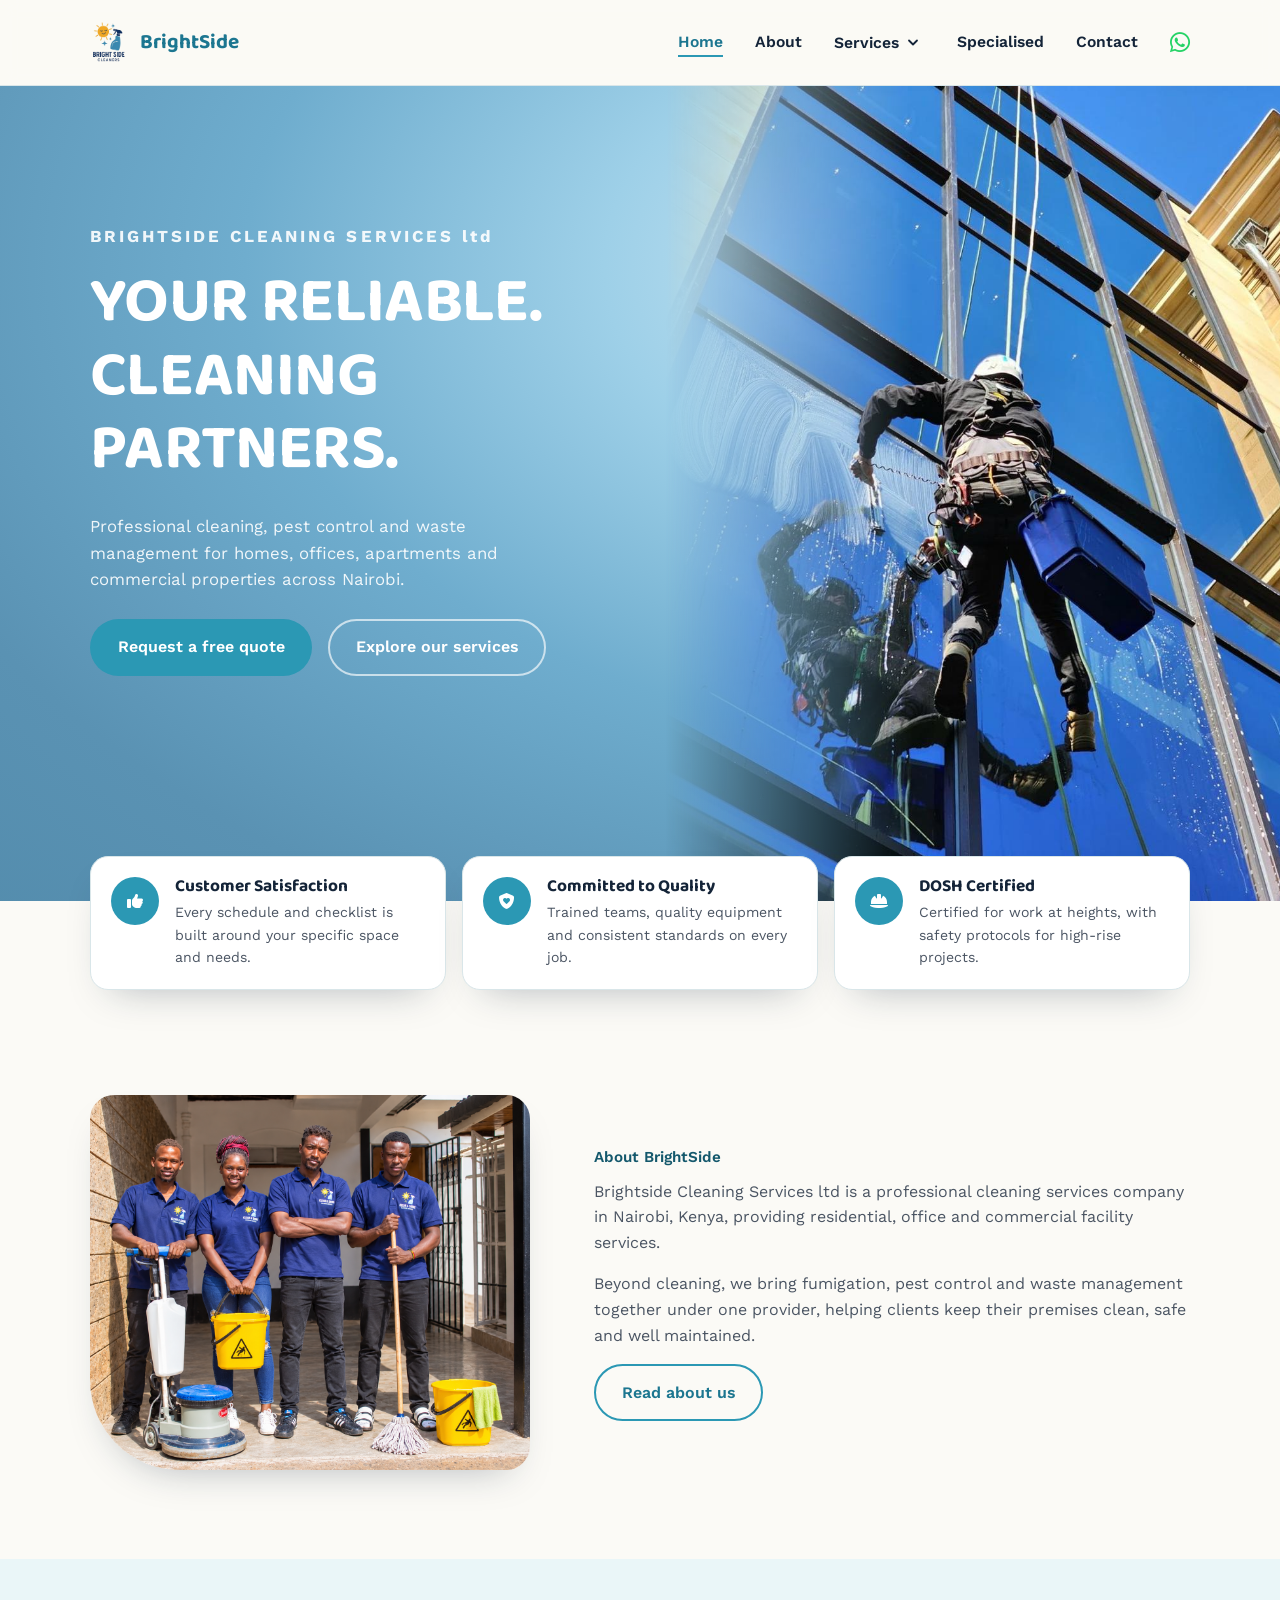
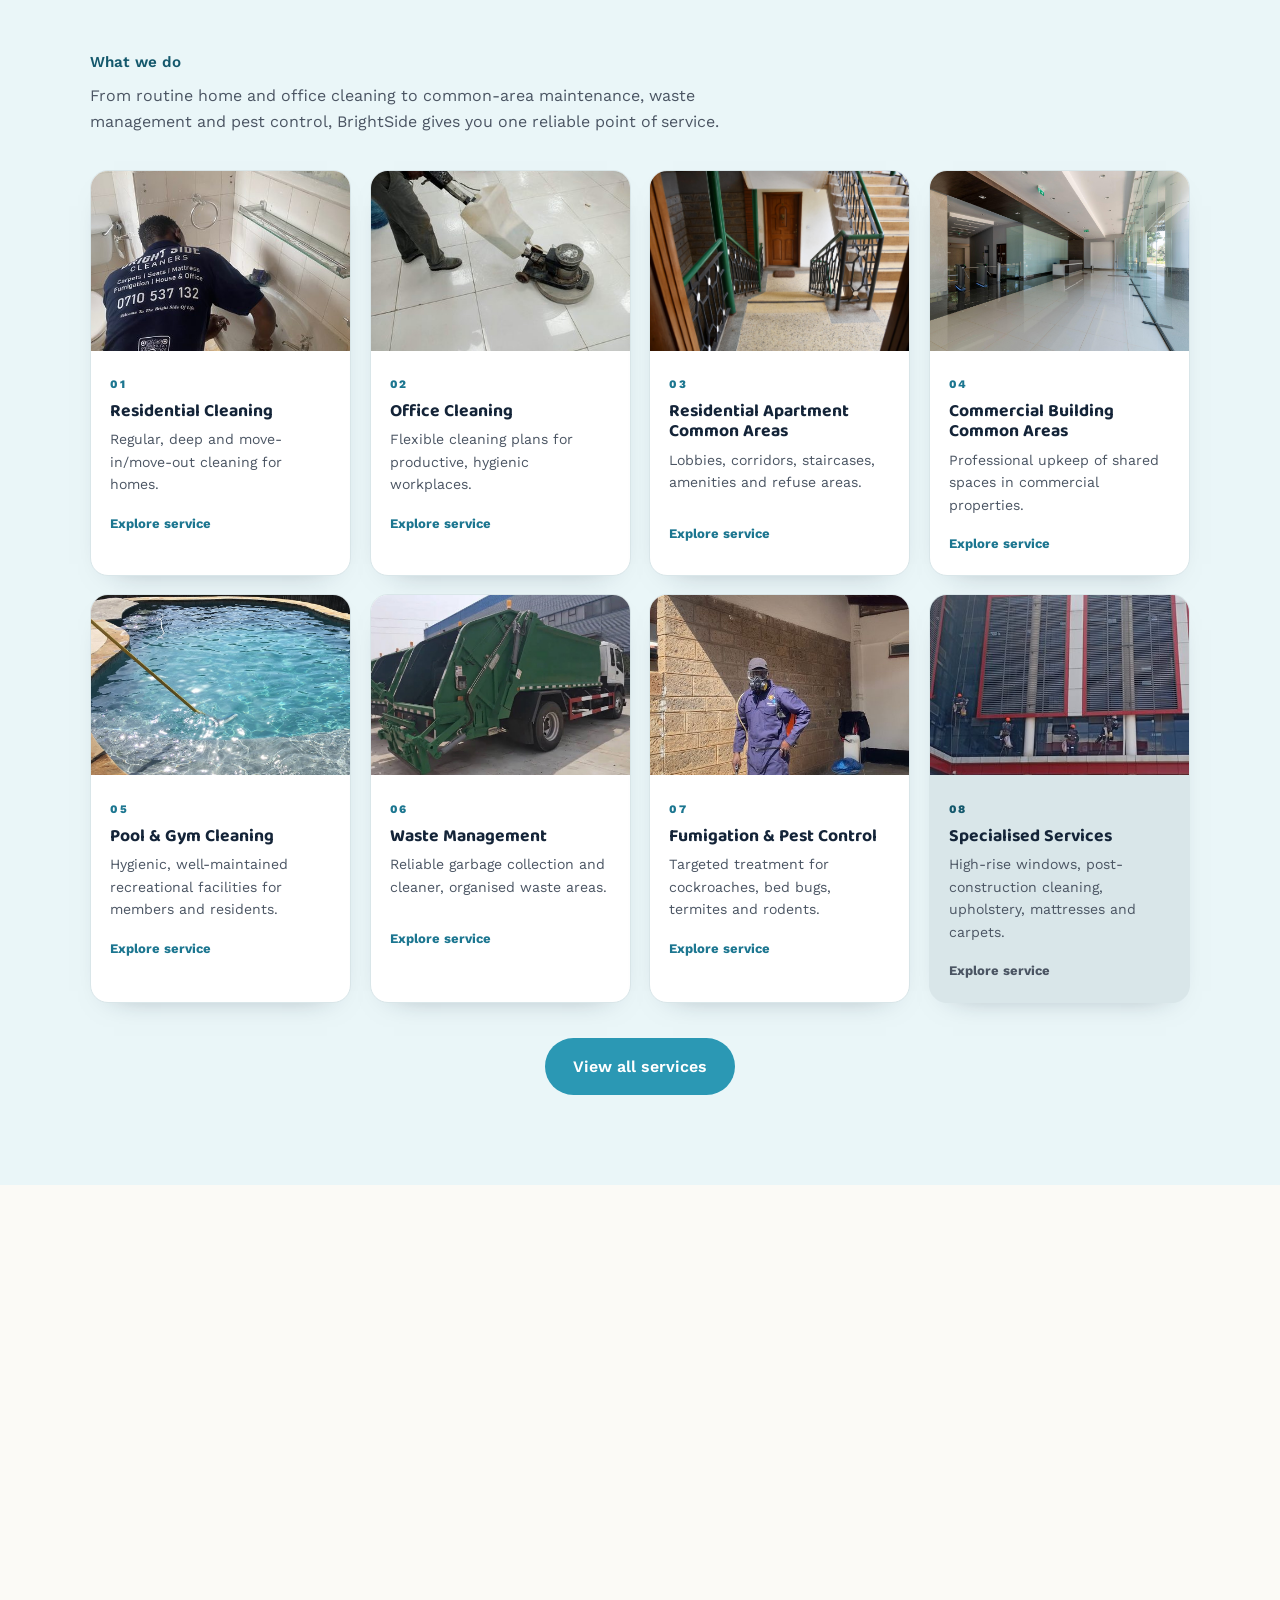
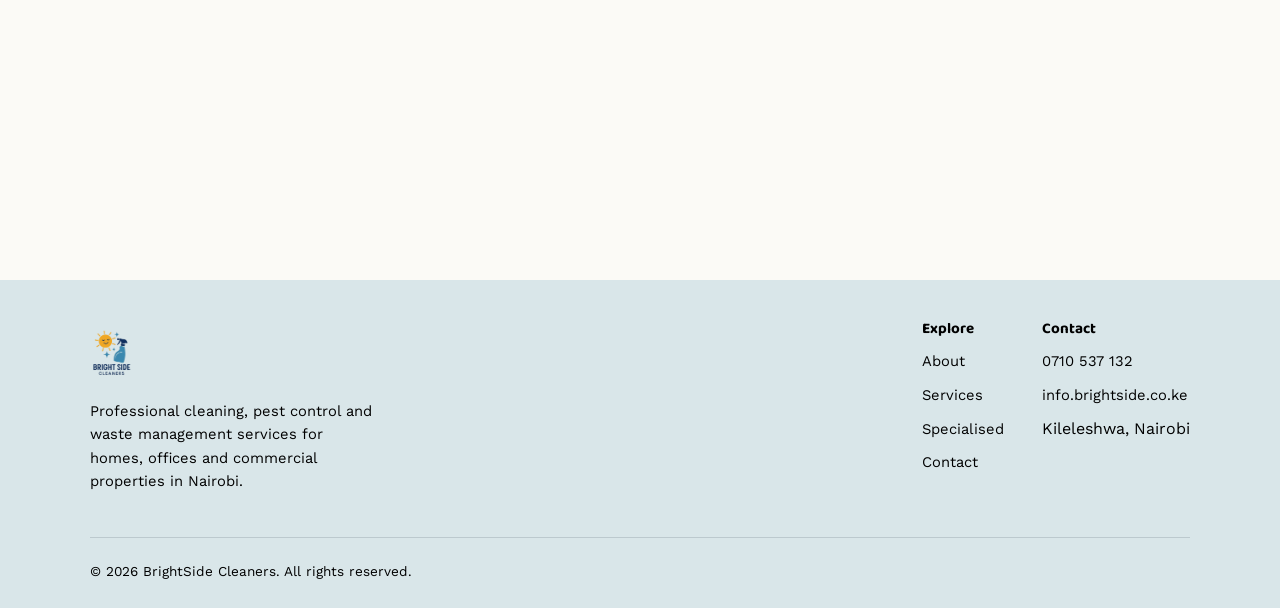
<file: index.html>
<!DOCTYPE html>

<html lang="en">
<head>
<meta content="width=920" name="viewport"/>
<title>BrightSide Cleaners | Professional Cleaning, Pest Control &amp; Waste Management in Nairobi</title><meta content="BrightSide Cleaning Services LTD provides residential, office, apartment common area, commercial building, pool, gym, fumigation, pest control and waste management services in Nairobi." name="description"/><link href="https://brightside.co.ke/" rel="canonical"/>
<link href="images/logo.png" rel="icon"/>
<link href="https://fonts.googleapis.com" rel="preconnect"/><link crossorigin="" href="https://fonts.gstatic.com" rel="preconnect"/>
<link href="https://fonts.googleapis.com/css2?family=Baloo+2:wght@500;600;700;800&amp;family=Work+Sans:wght@400;500;600;700&amp;display=swap" rel="stylesheet"/>
<link href="style.css" rel="stylesheet"/><link href="https://cdnjs.cloudflare.com/ajax/libs/font-awesome/6.5.2/css/all.min.css" rel="stylesheet"/>
<script type="application/ld+json">
{
  "@context": "https://schema.org",
  "@type": "LocalBusiness",
  "@id": "https://brightside.co.ke/#business",
  "name": "BrightSide Cleaning Services LTD",
  "alternateName": "BrightSide Cleaners",
  "url": "https://brightside.co.ke/",
  "telephone": "+254710537132",
  "image": "https://brightside.co.ke/images/logo.png",
  "address": {
    "@type": "PostalAddress",
    "addressLocality": "Kileleshwa",
    "addressRegion": "Nairobi County",
    "addressCountry": "KE"
  },
  "areaServed": {
    "@type": "City",
    "name": "Nairobi"
  },
  "description": "Professional residential, office and commercial cleaning, pest control, fumigation and waste management services in Nairobi, Kenya."
}
</script></head><body>
<header>
<nav class="nav">
<a aria-label="BrightSide Cleaners home" class="brand" href="index.html">
<img alt="BrightSide Cleaners logo" class="brand-mark" src="images/logo.png"/><span>BrightSide</span>
</a>
<button aria-expanded="false" aria-label="Toggle navigation" class="nav-toggle" id="navToggle">
<span></span><span></span><span></span>
</button>
<ul class="nav-links" id="navLinks">
<li><a aria-current="page" href="index.html">Home</a></li>
<li><a href="about.html">About</a></li>
<li class="has-dropdown">
<a class="dropdown-trigger" href="services.html">Services</a>
<button aria-controls="service-dropdown" aria-expanded="false" aria-label="Toggle services menu" class="dropdown-toggle" type="button">
<svg aria-hidden="true" class="chevron" fill="none" height="12" viewbox="0 0 12 12" width="12">
<path d="M2 4.5L6 8.5L10 4.5" stroke="currentColor" stroke-linecap="round" stroke-linejoin="round" stroke-width="1.8"></path>
</svg>
</button>
<ul class="service-dropdown" id="service-dropdown">
<li><a href="services.html#residential">Residential Cleaning</a></li>
<li><a href="services.html#office">Office Cleaning</a></li>
<li><a href="services.html#residential-apartments">Residential Apartment Common Areas</a></li>
<li><a href="services.html#commercial-common-areas">Commercial Building Common Areas</a></li>
<li><a href="services.html#pool-gym">Pool &amp; Gym Cleaning</a></li>
<li><a href="services.html#waste-management">Waste Management</a></li>
<li><a href="services.html#fumigation">Fumigation &amp; Pest Control</a></li>
<li><a href="services.html#specialised">Specialised Services</a></li>
</ul>
</li>
<li><a href="specialised.html">Specialised</a></li>
<li><a href="contact.html">Contact</a></li>
<li class="whatsapp-nav"><a aria-label="Chat with us on WhatsApp" href="https://wa.me/254710537132" rel="noopener noreferrer" target="_blank"><i class="fab fa-whatsapp"></i></a></li>
</ul>
</nav>
</header>
<main id="top">
<section class="hero-full">
<div class="hero-media"></div>
<div class="hero-content"><div class="wrap">
<p class="hero-kicker">BRIGHTSIDE CLEANING SERVICES ltd</p>
<h1>Your reliable.<br/>Cleaning partners.</h1>
<p class="hero-lede">Professional cleaning, pest control and waste management for homes, offices, apartments and commercial properties across Nairobi.</p>
<div class="hero-actions"><a class="btn btn-primary" href="contact.html">Request a free quote</a><a class="btn btn-ghost light" href="services.html">Explore our services</a></div>
</div></div>
<div class="hero-photo"><img alt="BrightSide technician cleaning high-rise glass" src="images/highrise-cleaning.jpg"/></div>
</section>
<section class="promise-strip reveal">
<div class="wrap">
<div class="promise-grid">
<div class="promise-card">
<span class="icon-circle">
<i class="fa-solid fa-thumbs-up"></i>
</span>
<div>
<h3>Customer Satisfaction</h3>
<p>Every schedule and checklist is built around your specific space and needs.</p>
</div>
</div>
<div class="promise-card"><span class="icon-circle"><i class="fa-solid fa-shield-heart"></i></span><div><h3>Committed to Quality</h3><p>Trained teams, quality equipment and consistent standards on every job.</p></div></div>
<div class="promise-card"><span class="icon-circle"><i class="fa-solid fa-helmet-safety"></i></span><div><h3>DOSH Certified</h3><p>Certified for work at heights, with safety protocols for high-rise projects.</p></div></div>
</div>
</div>
</section>
<section class="about reveal">
<div class="wrap about-split">
<div class="about-media"><img alt="BrightSide Cleaning Services team on site" src="images/tem.png"/></div>
<div class="about-copy">
<p class="eyebrow">About BrightSide</p>
<p>Brightside Cleaning Services ltd is a professional cleaning services company in Nairobi, Kenya, providing residential, office and commercial facility services.</p>
<p>Beyond cleaning, we bring fumigation, pest control and waste management together under one provider, helping clients keep their premises clean, safe and well maintained.</p>
<a class="btn btn-outline" href="about.html">Read about us</a>
</div>
</div>
</section>
<section class="services reveal" id="services">
<div class="wrap">
<p class="eyebrow">What we do</p>
<p class="section-intro">From routine home and office cleaning to common-area maintenance, waste management and pest control, BrightSide gives you one reliable point of service.</p>
<div class="service-card-grid">
<a class="service-card" href="services.html#residential"><img alt="Residential cleaning" src="images/bathroom.jpg"/><div><span class="service-number">01</span><h3>Residential Cleaning</h3><p>Regular, deep and move-in/move-out cleaning for homes.</p><b>Explore service</b></div></a>
<a class="service-card" href="services.html#office"><img alt="Office cleaning" src="images/floor-buffer.jpg"/><div><span class="service-number">02</span><h3>Office Cleaning</h3><p>Flexible cleaning plans for productive, hygienic workplaces.</p><b>Explore service</b></div></a>
<a class="service-card" href="services.html#residential-apartments"><img alt="Residential apartment common area cleaning" src="images/apartment.jpg"/><div><span class="service-number">03</span><h3>Residential Apartment Common Areas</h3><p>Lobbies, corridors, staircases, amenities and refuse areas.</p><b>Explore service</b></div></a>
<a class="service-card" href="services.html#commercial-common-areas"><img alt="Commercial building cleaning" src="images/commercial.jpg"/><div><span class="service-number">04</span><h3>Commercial Building Common Areas</h3><p>Professional upkeep of shared spaces in commercial properties.</p><b>Explore service</b></div></a>
<a class="service-card" href="services.html#pool-gym"><img alt="Facility cleaning and maintenance" src="images/pool.jpg"/><div><span class="service-number">05</span><h3>Pool &amp; Gym Cleaning</h3><p>Hygienic, well-maintained recreational facilities for members and residents.</p><b>Explore service</b></div></a>
<a class="service-card" href="services.html#waste-management"><img alt="Waste collection truck" src="images/truck.jpg"/><div><span class="service-number">06</span><h3>Waste Management</h3><p>Reliable garbage collection and cleaner, organised waste areas.</p><b>Explore service</b></div></a>
<a class="service-card" href="services.html#fumigation"><img alt="Professional fumigation service" src="images/fumigation-courtyard.jpg"/><div><span class="service-number">07</span><h3>Fumigation &amp; Pest Control</h3><p>Targeted treatment for cockroaches, bed bugs, termites and rodents.</p><b>Explore service</b></div></a>
<a class="service-card featured-service" href="services.html#specialised"><img alt="Specialised high-rise window cleaning" src="images/window-rope.jpg"/><div><span class="service-number">08</span><h3>Specialised Services</h3><p>High-rise windows, post-construction cleaning, upholstery, mattresses and carpets.</p><b>Explore service</b></div></a>
</div>
<div class="center-action"><a class="btn btn-primary" href="services.html">View all services</a></div>
</div>
</section>
<section class="coverage reveal">
<div class="wrap coverage-grid">
<div><p class="eyebrow">Where we serve</p><h2>Professional service across Nairobi.</h2><p>We serve clients in Westlands, Kilimani, Lavington, Karen and areas outside Nairobi.</p><div class="area-pills"><span>Westlands</span><span>Kilimani</span><span>Lavington</span><span>Karen</span><span>Greater Nairobi</span></div></div>
<div><i class="fa-solid fa-location-dot"></i><h3>Need a service at your property?</h3><p>Tell us what you need, where you are located and how often you need service.</p><a class="btn btn-sun" href="contact.html">Get a free quotation</a></div>
</div>
</section>
<section class="partners reveal">
<div class="wrap">
<p class="eyebrow">Our clients &amp; partners</p><h2>Trusted by organisations we've worked with.</h2>
<p class="section-intro">A selection of client and partner brands represented by the supplied BrightSide assets.</p>
<div class="logo-grid">
<div class="client-logo"><img alt="Mola Kimosop" src="images/mola.PNG"/></div>
<div class="client-logo"><img alt="Neighborhood Declutter" src="images/nd.PNG"/></div>
<div class="client-logo"><img alt="Neighbourhood Declutter" src="images/NH.PNG"/></div>
<div class="client-logo"><img alt="TIFA Research" src="images/tifa.PNG"/></div>
<div class="client-logo image-wide"><img alt="Sting" src="images/sting.PNG"/></div>
</div>
</div>
</section>
</main>
<footer>
<div class="wrap">
<div class="footer-top">
<div>
<div class="footer-brand"><img alt="BrightSide Cleaners logo" class="brand-mark" src="images/logo.png"/></div>
<p style="color:rgba(255,255,255,0.6);max-width:32ch;margin-top:0.9rem;font-size:0.92rem;">Professional cleaning, pest control and waste management services for homes, offices and commercial properties in Nairobi.</p>
</div>
<div class="footer-links">
<div>
<h4>Explore</h4>
<ul><li><a href="about.html">About</a></li><li><a href="services.html">Services</a></li><li><a href="specialised.html">Specialised</a></li><li><a href="contact.html">Contact</a></li></ul>
</div>
<div>
<h4>Contact</h4>
<ul><li><a href="tel:0710537132">0710 537 132</a></li><li><a href="mailto:info.brightside.co.ke">info.brightside.co.ke</a></li><li>Kileleshwa, Nairobi</li></ul>
</div>
</div>
</div>
<div class="footer-bottom"><span>© <span id="year"></span> BrightSide Cleaners. All rights reserved.</span></div>
</div>
</footer>
<script src="script.js"></script>
</body></html>
</file>
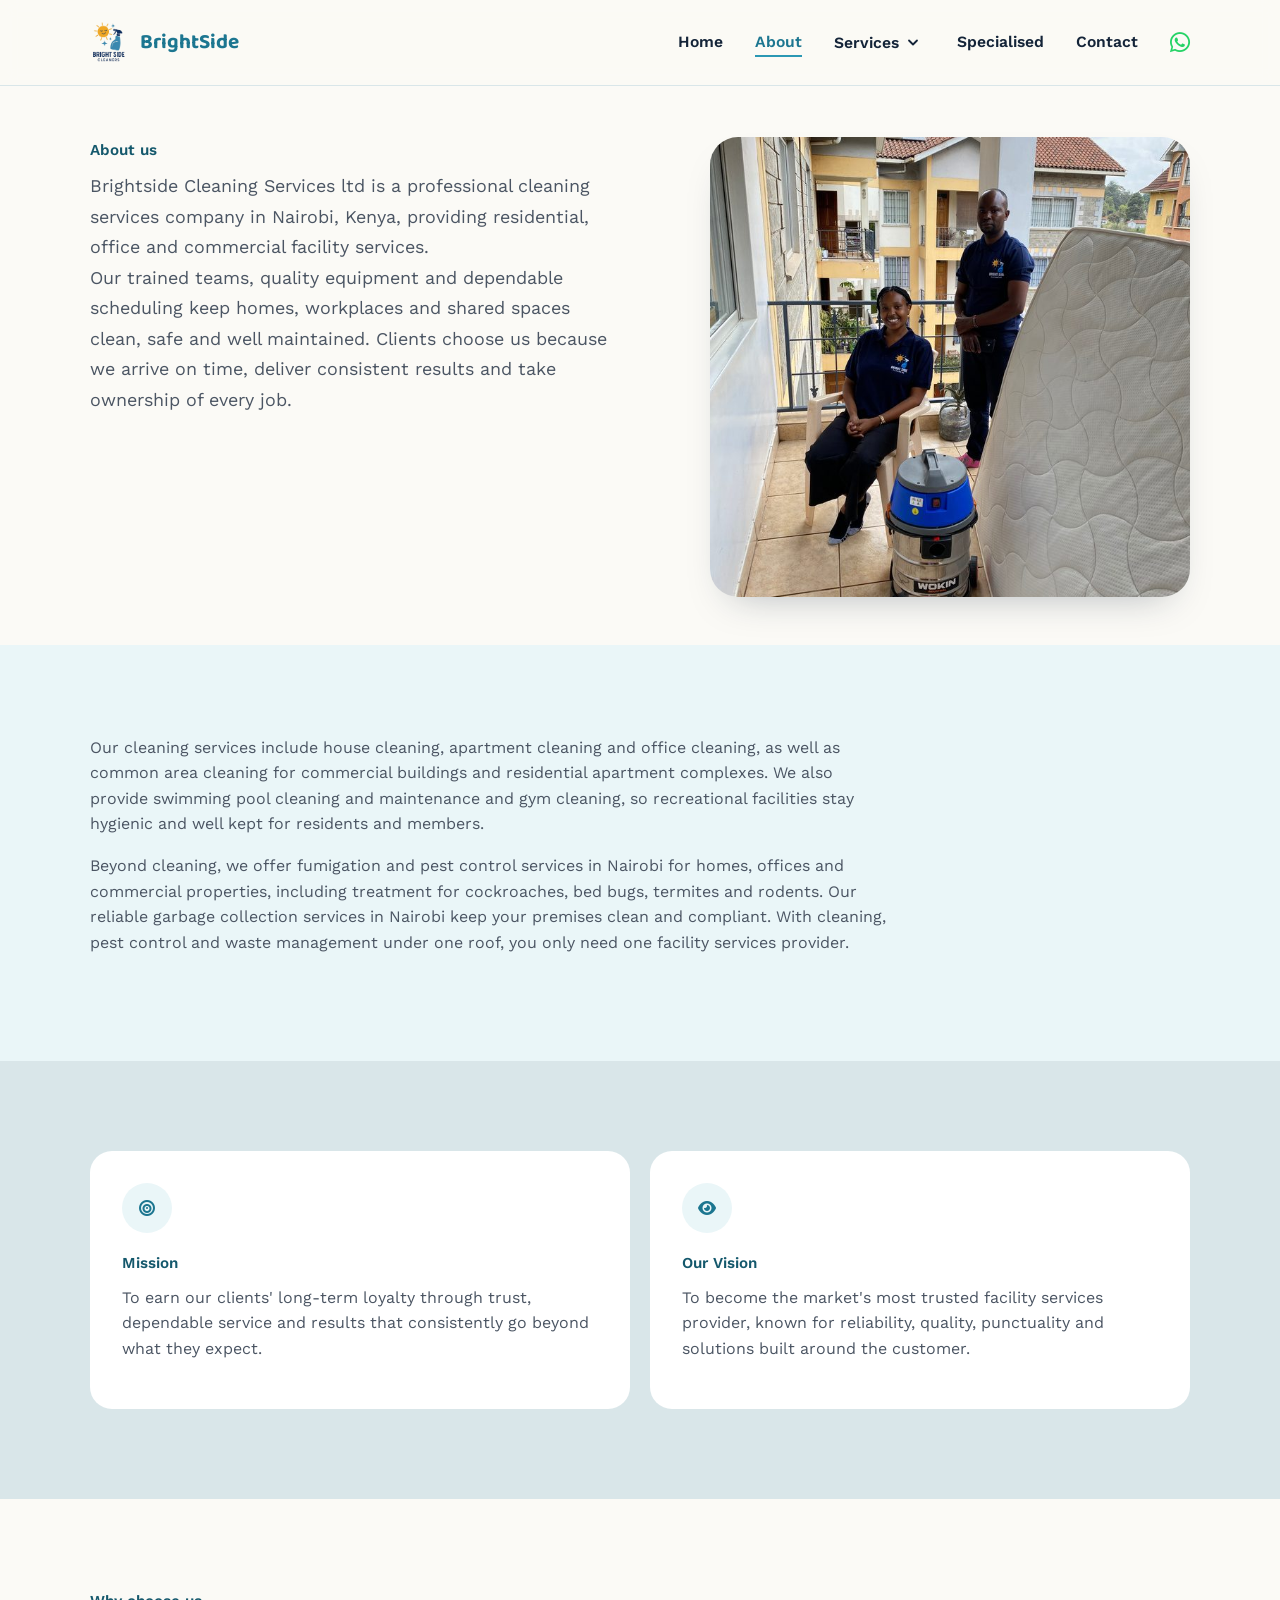
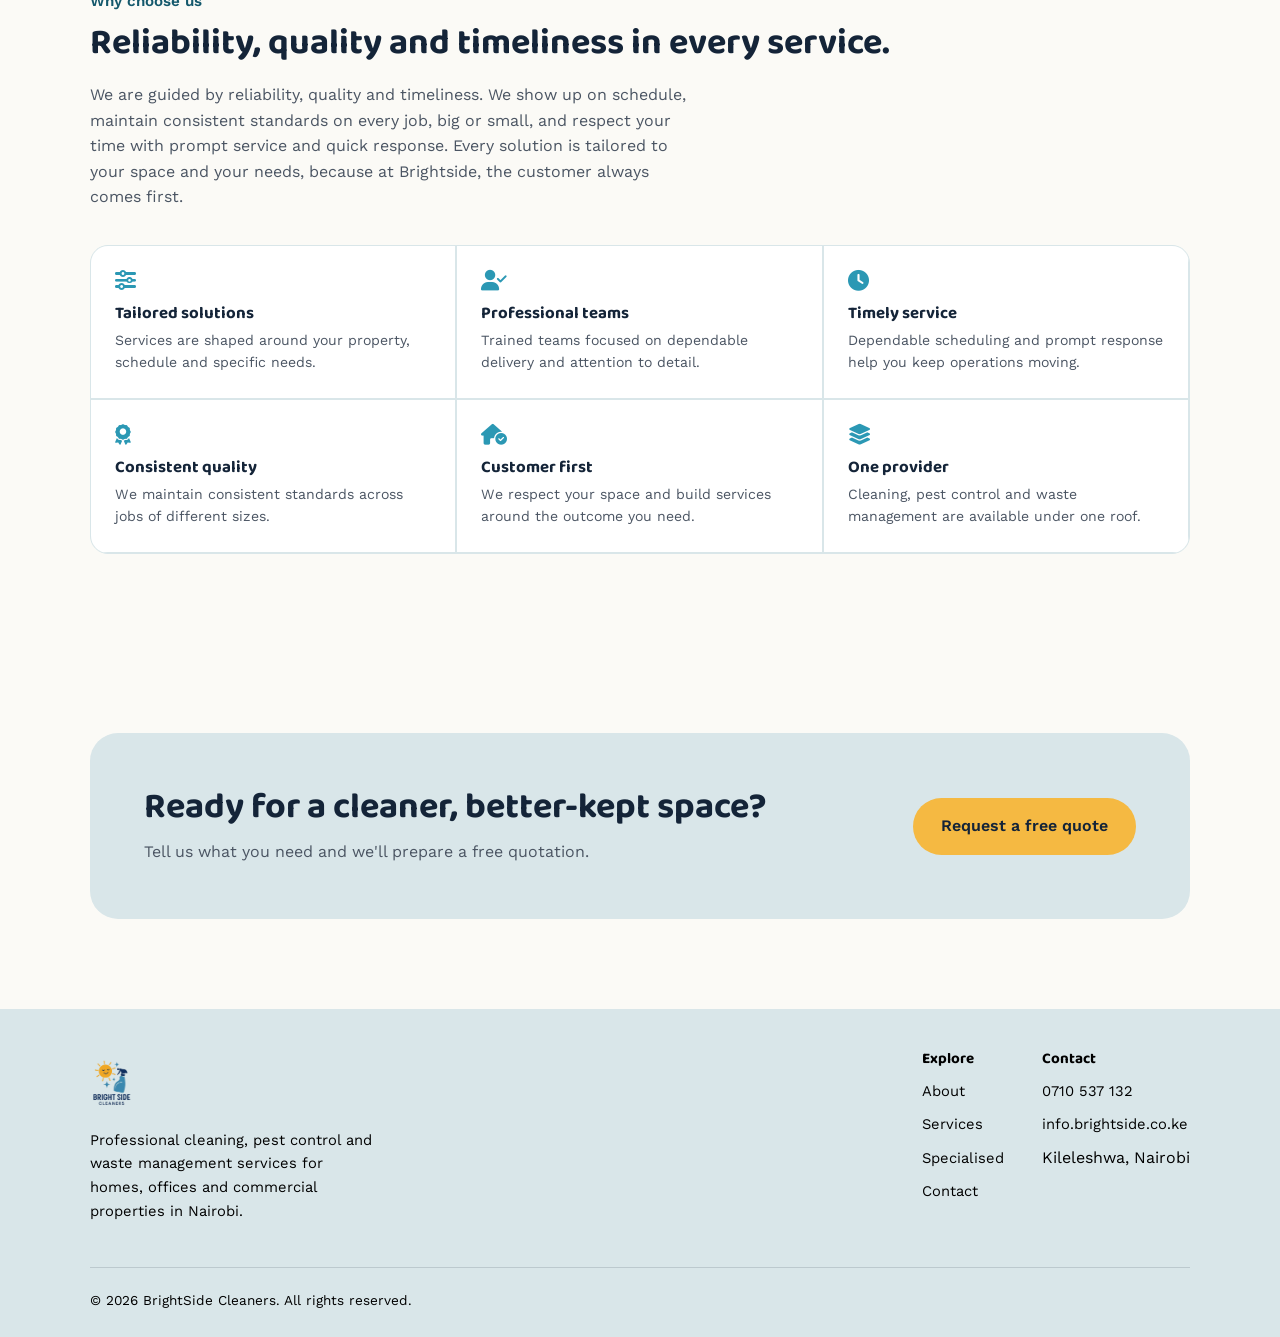
<file: about.html>
<!DOCTYPE html>

<html lang="en">
<head>
<meta content="width=920" name="viewport"/>
<title>About BrightSide Cleaning Services LTD | Nairobi</title><meta content="Learn about Brightside Cleaning Services LTD, our mission, vision and customer-focused approach to cleaning, pest control and waste management in Nairobi." name="description"/><link href="https://brightside.co.ke/about.html" rel="canonical"/>
<link href="images/logo.png" rel="icon"/>
<link href="https://fonts.googleapis.com" rel="preconnect"/><link crossorigin="" href="https://fonts.gstatic.com" rel="preconnect"/>
<link href="https://fonts.googleapis.com/css2?family=Baloo+2:wght@500;600;700;800&amp;family=Work+Sans:wght@400;500;600;700&amp;display=swap" rel="stylesheet"/>
<link href="style.css" rel="stylesheet"/><link href="https://cdnjs.cloudflare.com/ajax/libs/font-awesome/6.5.2/css/all.min.css" rel="stylesheet"/>
<style>

.about-intro{padding:clamp(2rem,4vw,3.5rem) 0 3rem}
.about-intro-grid{align-items:start}
</style>
</head><body>
<header>
<nav class="nav">
<a aria-label="BrightSide Cleaners home" class="brand" href="index.html">
<img alt="BrightSide Cleaners logo" class="brand-mark" src="images/logo.png"/><span>BrightSide</span>
</a>
<button aria-expanded="false" aria-label="Toggle navigation" class="nav-toggle" id="navToggle">
<span></span><span></span><span></span>
</button>
<ul class="nav-links" id="navLinks">
<li><a href="index.html">Home</a></li>
<li><a aria-current="page" href="about.html">About</a></li>
<li class="has-dropdown">
<a class="dropdown-trigger" href="services.html">Services</a>
<button aria-controls="service-dropdown" aria-expanded="false" aria-label="Toggle services menu" class="dropdown-toggle" type="button">
<svg aria-hidden="true" class="chevron" fill="none" height="12" viewbox="0 0 12 12" width="12">
<path d="M2 4.5L6 8.5L10 4.5" stroke="currentColor" stroke-linecap="round" stroke-linejoin="round" stroke-width="1.8"></path>
</svg>
</button>
<ul class="service-dropdown" id="service-dropdown">
<li><a href="services.html#residential">Residential Cleaning</a></li>
<li><a href="services.html#office">Office Cleaning</a></li>
<li><a href="services.html#residential-apartments">Residential Apartment Common Areas</a></li>
<li><a href="services.html#commercial-common-areas">Commercial Building Common Areas</a></li>
<li><a href="services.html#pool-gym">Pool &amp; Gym Cleaning</a></li>
<li><a href="services.html#waste-management">Waste Management</a></li>
<li><a href="services.html#fumigation">Fumigation &amp; Pest Control</a></li>
<li><a href="services.html#specialised">Specialised Services</a></li>
</ul>
</li>
<li><a href="specialised.html">Specialised</a></li>
<li><a href="contact.html">Contact</a></li>
<li class="whatsapp-nav"><a aria-label="Chat with us on WhatsApp" href="https://wa.me/254710537132" rel="noopener noreferrer" target="_blank"><i class="fab fa-whatsapp"></i></a></li>
</ul>
</nav>
</header>
<main>
<section class="about-intro reveal">
<div class="wrap about-intro-grid">
<div>
<p class="eyebrow">About us</p>
<p class="lead">Brightside Cleaning Services ltd is a professional cleaning services company in Nairobi, Kenya, providing residential, office and commercial facility services. <br/>Our trained teams, quality equipment and dependable scheduling keep homes, workplaces and shared spaces clean, safe and well maintained.
      Clients choose us because we arrive on time, deliver consistent results and take ownership of every job.</p>
</div>
<div class="about-feature-image"><img alt="BrightSide Cleaning Services team" src="images/apartment-balcony.jpg"/></div>
</div>
</section>
<section class="about-services-summary reveal">
<div class="wrap">
<p>Our cleaning services include house cleaning, apartment cleaning and office cleaning, as well as common area cleaning for commercial buildings and residential apartment complexes. We also provide swimming pool cleaning and maintenance and gym cleaning, so recreational facilities stay hygienic and well kept for residents and members.</p>
<p>Beyond cleaning, we offer fumigation and pest control services in Nairobi for homes, offices and commercial properties, including treatment for cockroaches, bed bugs, termites and rodents. Our reliable garbage collection services in Nairobi keep your premises clean and compliant. With cleaning, pest control and waste management under one roof, you only need one facility services provider.</p>
</div>
</section>
<section class="mission-vision reveal">
<div class="wrap mv-grid">
<article><span class="mv-icon"><i class="fa-solid fa-bullseye"></i></span><p class="eyebrow">Mission</p><p>To earn our clients' long-term loyalty through trust, dependable service and results that consistently go beyond what they expect.</p></article>
<article><span class="mv-icon"><i class="fa-solid fa-eye"></i></span><p class="eyebrow">Our Vision</p><p>To become the market's most trusted facility services provider, known for reliability, quality, punctuality and solutions built around the customer.</p></article>
</div>
</section>
<section class="why reveal" id="why">
<div class="wrap">
<p class="eyebrow">Why choose us</p><h2>Reliability, quality and timeliness in every service.</h2>
<p>We are guided by reliability, quality and timeliness. We show up on schedule, maintain consistent standards on every job, big or small, and respect your time with prompt service and quick response. Every solution is tailored to your space and your needs, because at Brightside, the customer always comes first.</p>
<div class="why-grid">
<div class="why-item"><i class="fa-solid fa-sliders"></i><h3>Tailored solutions</h3><p>Services are shaped around your property, schedule and specific needs.</p></div>
<div class="why-item"><i class="fa-solid fa-user-check"></i><h3>Professional teams</h3><p>Trained teams focused on dependable delivery and attention to detail.</p></div>
<div class="why-item"><i class="fa-solid fa-clock"></i><h3>Timely service</h3><p>Dependable scheduling and prompt response help you keep operations moving.</p></div>
<div class="why-item"><i class="fa-solid fa-award"></i><h3>Consistent quality</h3><p>We maintain consistent standards across jobs of different sizes.</p></div>
<div class="why-item"><i class="fa-solid fa-house-circle-check"></i><h3>Customer first</h3><p>We respect your space and build services around the outcome you need.</p></div>
<div class="why-item"><i class="fa-solid fa-layer-group"></i><h3>One provider</h3><p>Cleaning, pest control and waste management are available under one roof.</p></div>
</div>
</div>
</section>
<section class="reveal"><div class="wrap"><div class="cta-banner"><div><h2>Ready for a cleaner, better-kept space?</h2><p>Tell us what you need and we'll prepare a free quotation.</p></div><a class="btn btn-sun" href="contact.html">Request a free quote</a></div></div></section>
</main>
<footer>
<div class="wrap">
<div class="footer-top">
<div>
<div class="footer-brand"><img alt="BrightSide Cleaners logo" class="brand-mark" src="images/logo.png"/></div>
<p style="color:rgba(255,255,255,0.6);max-width:32ch;margin-top:0.9rem;font-size:0.92rem;">Professional cleaning, pest control and waste management services for homes, offices and commercial properties in Nairobi.</p>
</div>
<div class="footer-links">
<div>
<h4>Explore</h4>
<ul><li><a href="about.html">About</a></li><li><a href="services.html">Services</a></li><li><a href="specialised.html">Specialised</a></li><li><a href="contact.html">Contact</a></li></ul>
</div>
<div>
<h4>Contact</h4>
<ul><li><a href="tel:0710537132">0710 537 132</a></li><li><a href="mailto:info.brightside.co.ke">info.brightside.co.ke</a></li><li>Kileleshwa, Nairobi</li></ul>
</div>
</div>
</div>
<div class="footer-bottom"><span>© <span id="year"></span> BrightSide Cleaners. All rights reserved.</span></div>
</div>
</footer>
<script src="script.js"></script>
</body></html>
</file>
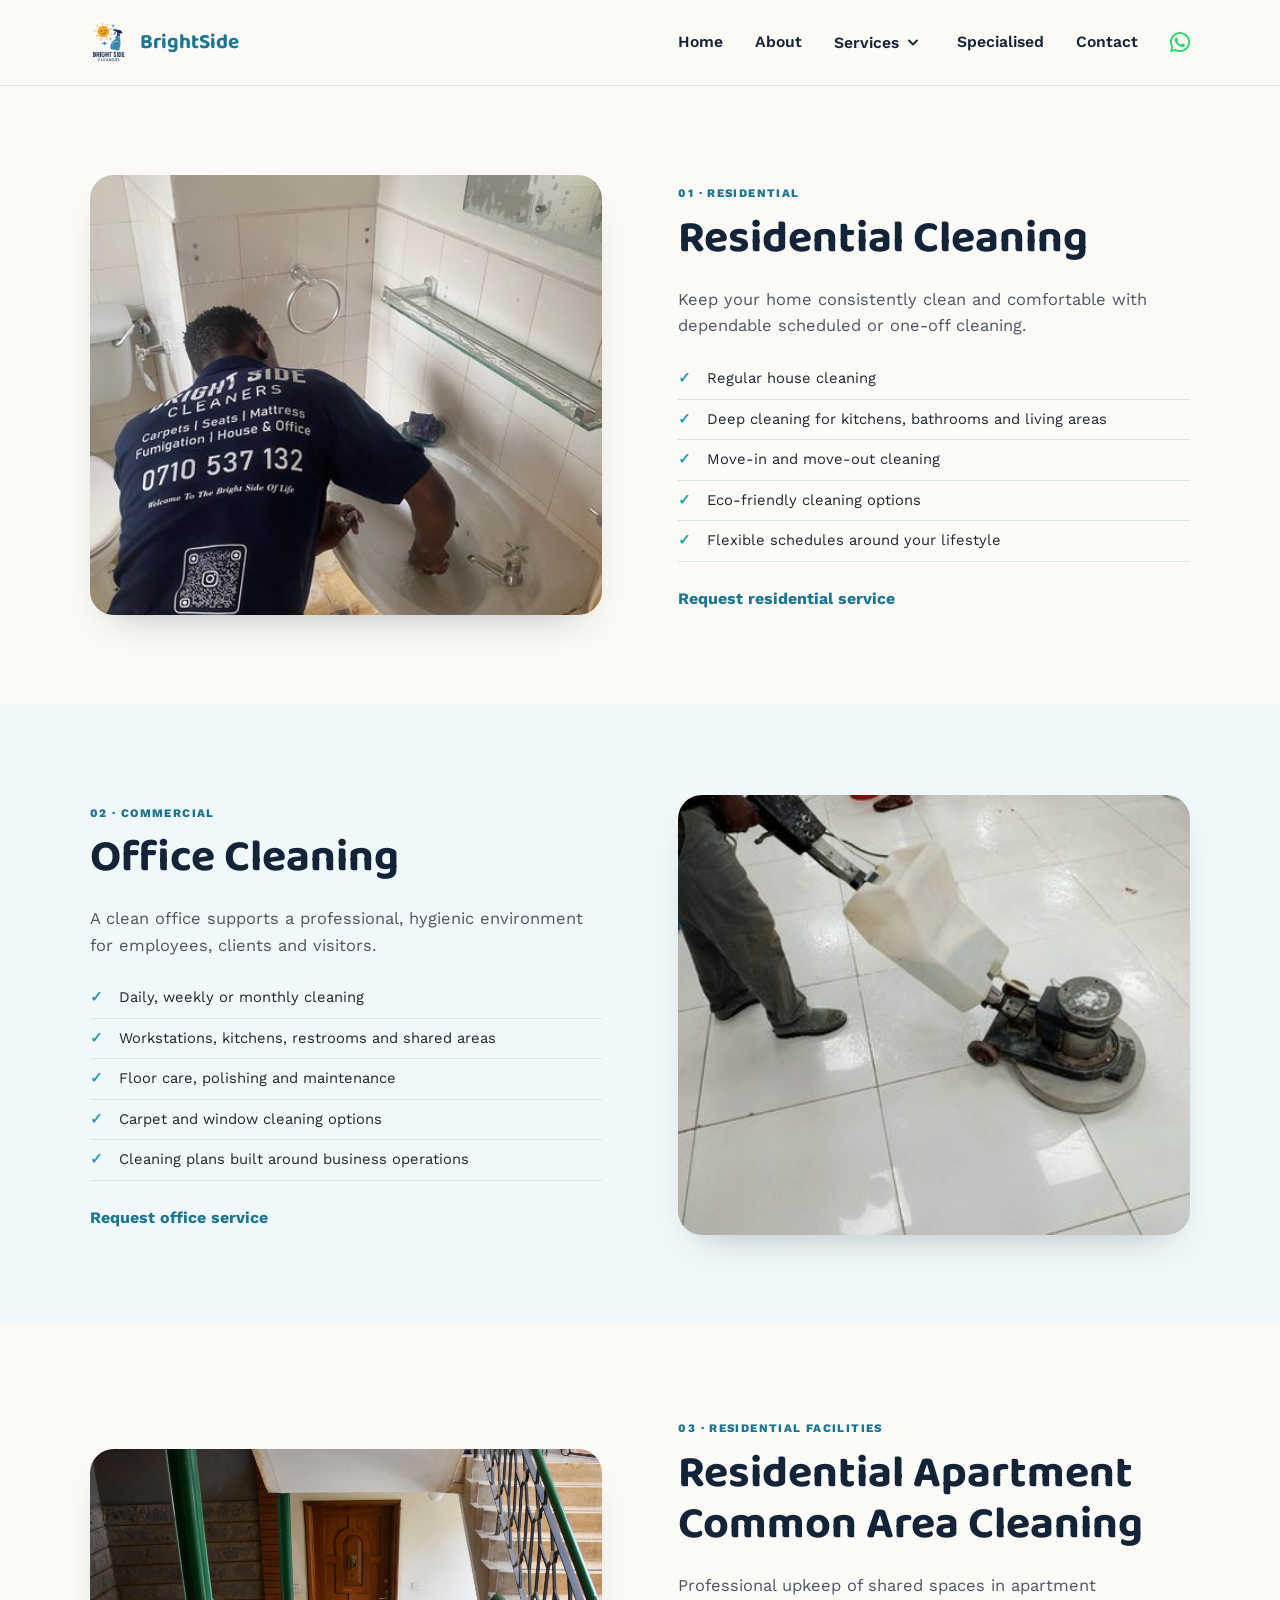
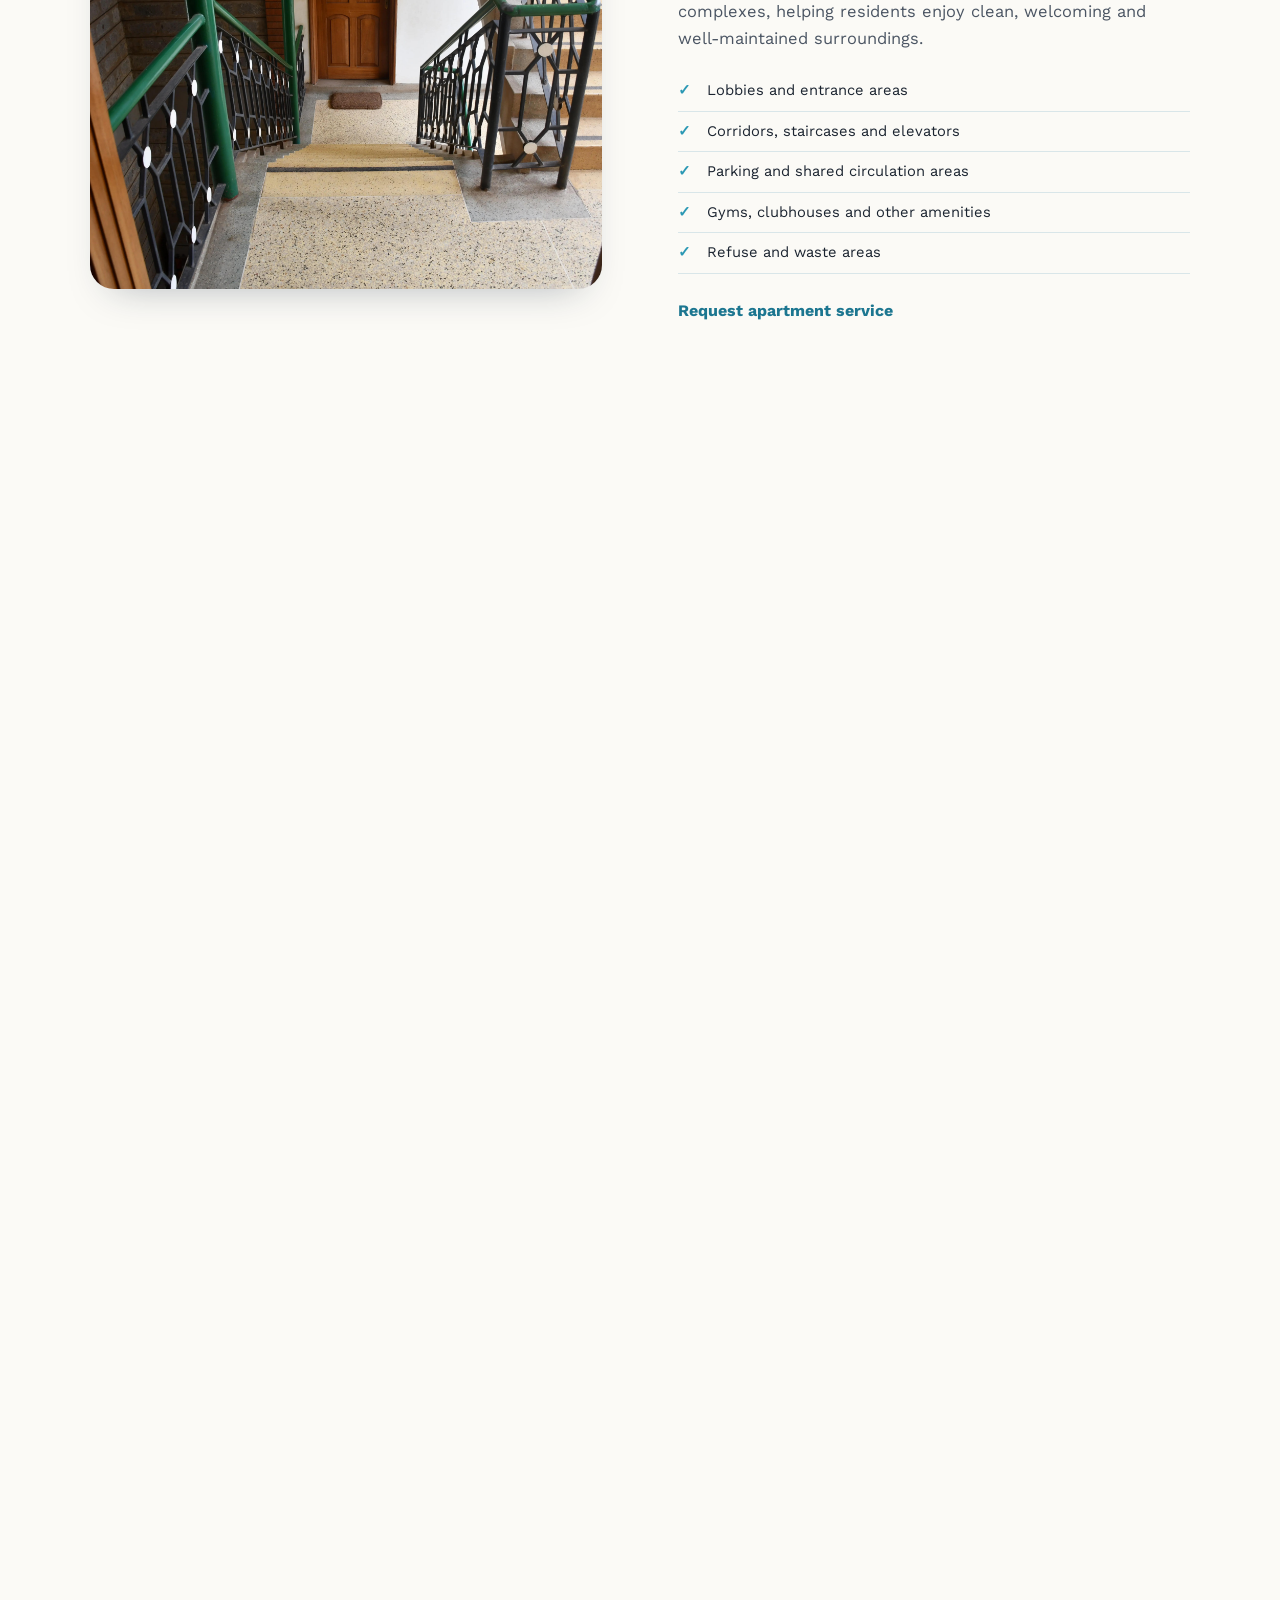
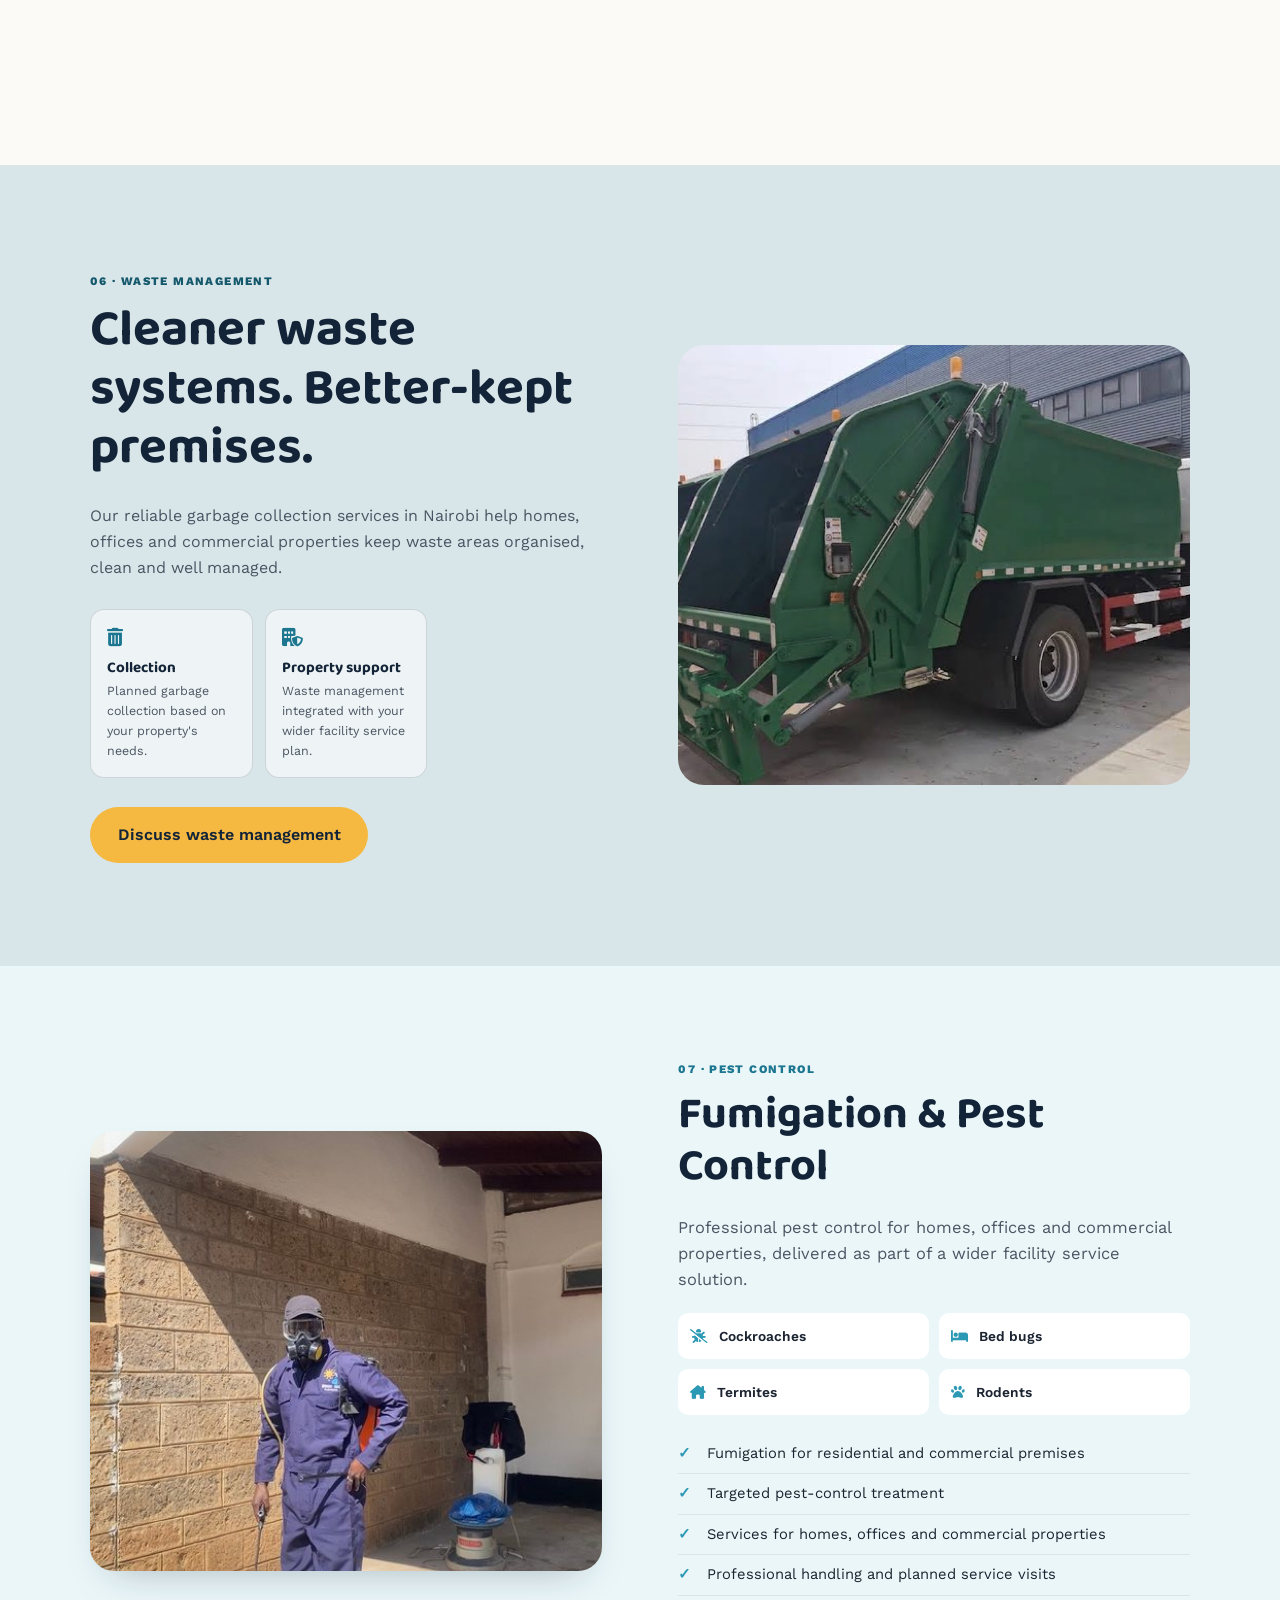
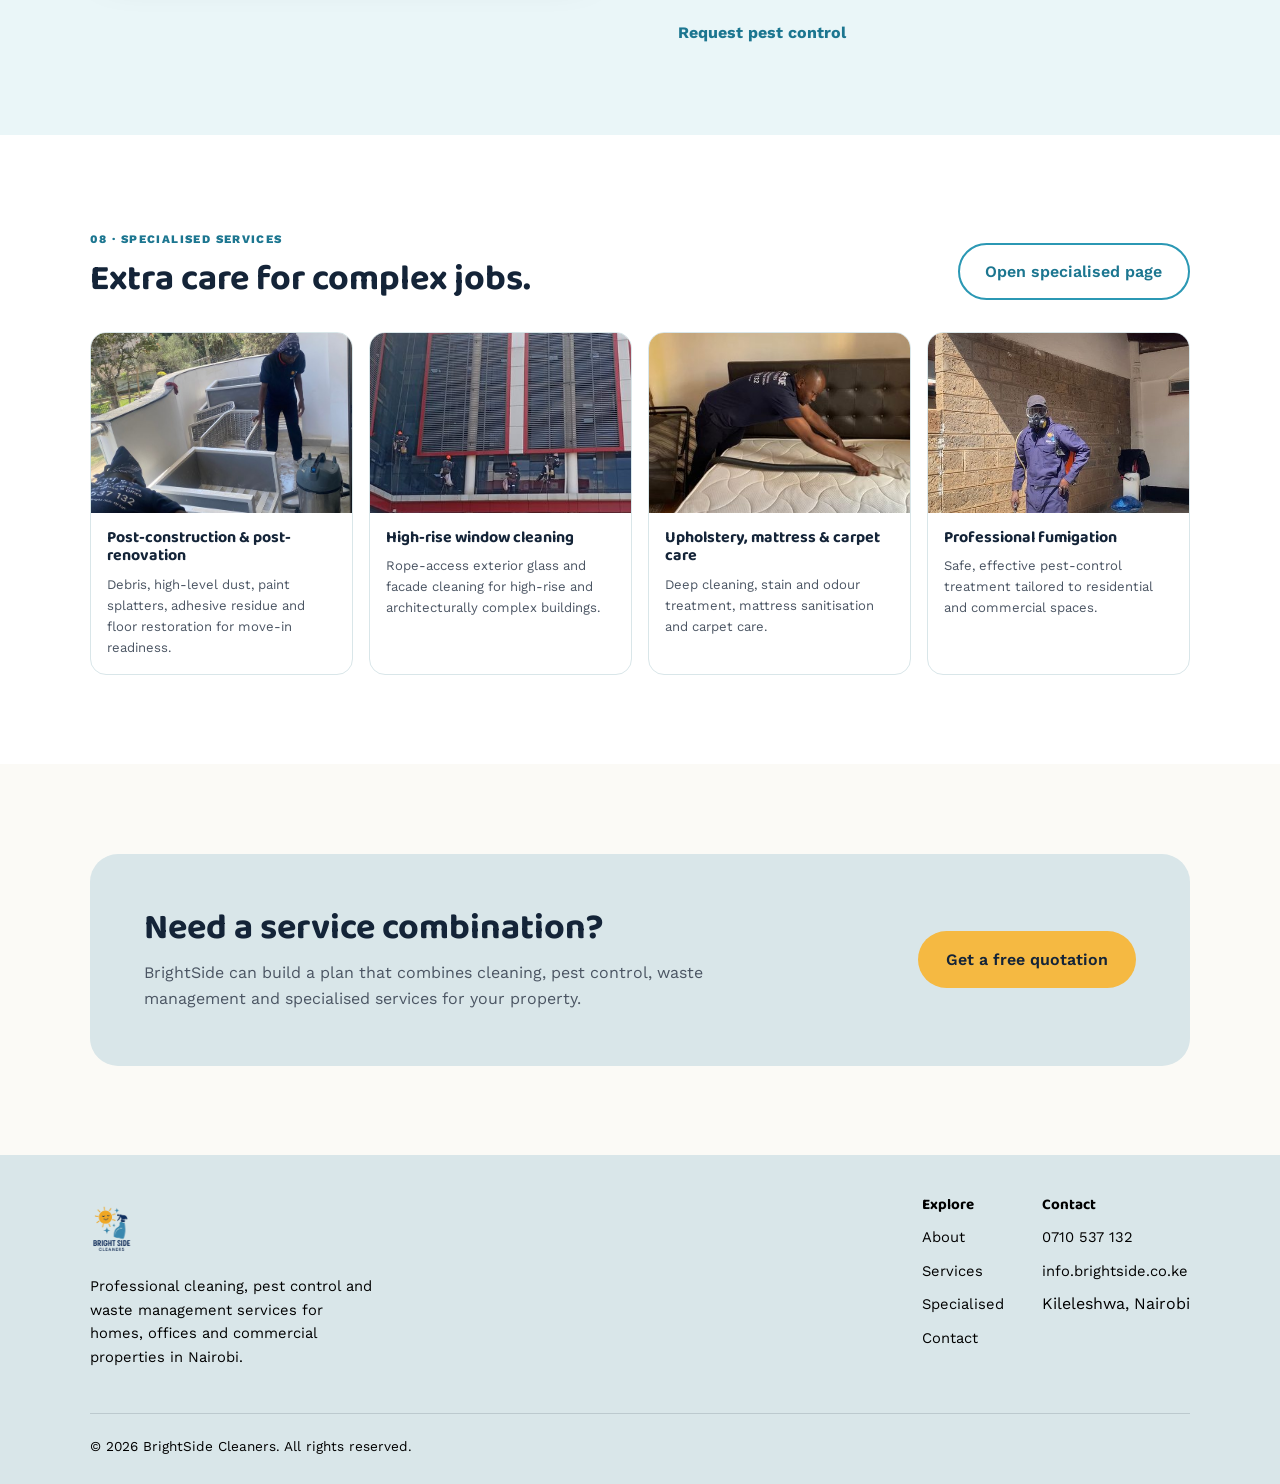
<file: services.html>
<!DOCTYPE html>

<html lang="en">
<head>
<meta content="width=920" name="viewport"/>
<title>BrightSide Services | Cleaning, Waste Management &amp; Pest Control Nairobi</title><meta content="All BrightSide services: residential, office, apartment common area, commercial building common area, pool, gym, waste management, fumigation, pest control and specialised cleaning." name="description"/><link href="https://brightside.co.ke/services.html" rel="canonical"/>
<link href="images/logo.png" rel="icon"/>
<link href="https://fonts.googleapis.com" rel="preconnect"/><link crossorigin="" href="https://fonts.gstatic.com" rel="preconnect"/>
<link href="https://fonts.googleapis.com/css2?family=Baloo+2:wght@500;600;700;800&amp;family=Work+Sans:wght@400;500;600;700&amp;display=swap" rel="stylesheet"/>
<link href="style.css" rel="stylesheet"/><link href="https://cdnjs.cloudflare.com/ajax/libs/font-awesome/6.5.2/css/all.min.css" rel="stylesheet"/>
</head><body>
<header>
<nav class="nav">
<a aria-label="BrightSide Cleaners home" class="brand" href="index.html">
<img alt="BrightSide Cleaners logo" class="brand-mark" src="images/logo.png"/><span>BrightSide</span>
</a>
<button aria-expanded="false" aria-label="Toggle navigation" class="nav-toggle" id="navToggle">
<span></span><span></span><span></span>
</button>
<ul class="nav-links" id="navLinks">
<li><a href="index.html">Home</a></li>
<li><a href="about.html">About</a></li>
<li class="has-dropdown">
<a class="dropdown-trigger" href="services.html">Services</a>
<button aria-controls="service-dropdown" aria-expanded="false" aria-label="Toggle services menu" class="dropdown-toggle" type="button">
<svg aria-hidden="true" class="chevron" fill="none" height="12" viewbox="0 0 12 12" width="12">
<path d="M2 4.5L6 8.5L10 4.5" stroke="currentColor" stroke-linecap="round" stroke-linejoin="round" stroke-width="1.8"></path>
</svg>
</button>
<ul class="service-dropdown" id="service-dropdown">
<li><a href="services.html#residential">Residential Cleaning</a></li>
<li><a href="services.html#office">Office Cleaning</a></li>
<li><a href="services.html#residential-apartments">Residential Apartment Common Areas</a></li>
<li><a href="services.html#commercial-common-areas">Commercial Building Common Areas</a></li>
<li><a href="services.html#pool-gym">Pool &amp; Gym Cleaning</a></li>
<li><a href="services.html#waste-management">Waste Management</a></li>
<li><a href="services.html#fumigation">Fumigation &amp; Pest Control</a></li>
<li><a href="services.html#specialised">Specialised Services</a></li>
</ul>
</li>
<li><a href="specialised.html">Specialised</a></li>
<li><a href="contact.html">Contact</a></li>
<li class="whatsapp-nav"><a aria-label="Chat with us on WhatsApp" href="https://wa.me/254710537132" rel="noopener noreferrer" target="_blank"><i class="fab fa-whatsapp"></i></a></li>
</ul>
</nav>
</header>
<main>
<section class="service-detail-section reveal" id="residential">
<div class="wrap service-detail-grid">
<div class="service-detail-image"><img alt="Residential house cleaning" src="images/bathroom.jpg"/></div>
<div class="service-detail-copy"><span class="service-tag">01 · Residential</span><h2>Residential Cleaning</h2><p>Keep your home consistently clean and comfortable with dependable scheduled or one-off cleaning.</p>
<ul class="check-list"><li>Regular house cleaning</li><li>Deep cleaning for kitchens, bathrooms and living areas</li><li>Move-in and move-out cleaning</li><li>Eco-friendly cleaning options</li><li>Flexible schedules around your lifestyle</li></ul>
<a class="text-link" href="contact.html">Request residential service</a>
</div>
</div>
</section>
<section class="service-detail-section alt reveal" id="office">
<div class="wrap service-detail-grid reverse">
<div class="service-detail-image"><img alt="Office floor cleaning and polishing" src="images/floor-buffer.jpg"/></div>
<div class="service-detail-copy"><span class="service-tag">02 · Commercial</span><h2>Office Cleaning</h2><p>A clean office supports a professional, hygienic environment for employees, clients and visitors.</p>
<ul class="check-list"><li>Daily, weekly or monthly cleaning</li><li>Workstations, kitchens, restrooms and shared areas</li><li>Floor care, polishing and maintenance</li><li>Carpet and window cleaning options</li><li>Cleaning plans built around business operations</li></ul>
<a class="text-link" href="contact.html">Request office service</a>
</div>
</div>
</section>
<section class="service-detail-section reveal" id="residential-apartments">
<div class="wrap service-detail-grid">
<div class="service-detail-image"><img alt="Residential apartment common area cleaning" src="images/apartment.jpg"/></div>
<div class="service-detail-copy"><span class="service-tag">03 · Residential facilities</span><h2>Residential Apartment Common Area Cleaning</h2><p>Professional upkeep of shared spaces in apartment complexes, helping residents enjoy clean, welcoming and well-maintained surroundings.</p>
<ul class="check-list"><li>Lobbies and entrance areas</li><li>Corridors, staircases and elevators</li><li>Parking and shared circulation areas</li><li>Gyms, clubhouses and other amenities</li><li>Refuse and waste areas</li></ul>
<a class="text-link" href="contact.html">Request apartment service</a>
</div>
</div>
</section>
<section class="service-detail-section alt reveal" id="commercial-common-areas">
<div class="wrap service-detail-grid reverse">
<div class="service-detail-image"><img alt="Commercial building common area cleaning" src="images/commercial.jpg"/></div>
<div class="service-detail-copy"><span class="service-tag">04 · Commercial facilities</span><h2>Commercial Building Common Area Cleaning</h2><p>Keep shared commercial spaces presentable, hygienic and ready for employees, tenants and visitors.</p>
<ul class="check-list"><li>Reception and lobby cleaning</li><li>Corridors, staircases and elevators</li><li>Shared washrooms and high-traffic areas</li><li>Glass and accessible exterior surfaces</li><li>Planned recurring maintenance schedules</li></ul>
<a class="text-link" href="contact.html">Request commercial service</a>
</div>
</div>
</section>
<section class="service-detail-section reveal" id="pool-gym">
<div class="wrap service-detail-grid">
<div class="service-detail-image image-duo"><img alt="Facility maintenance and cleaning" src="images/pool.jpg"/><div class="image-badge"><i class="fa-solid fa-water-ladder"></i> Facility care</div></div>
<div class="service-detail-copy"><span class="service-tag">05 · Recreation</span><h2>Swimming Pool &amp; Gym Cleaning</h2><p>Recreational facilities need consistent cleaning and maintenance to remain hygienic and well kept for residents and members.</p>
<ul class="check-list"><li>Swimming pool cleaning and maintenance</li><li>Gym floor and equipment-area cleaning</li><li>High-touch surface sanitisation</li><li>Changing and shared-area cleaning</li><li>Recurring schedules for facilities with regular foot traffic</li></ul>
<a class="text-link" href="contact.html">Request facility service</a>
</div>
</div>
</section>
<section class="waste-section reveal" id="waste-management">
<div class="wrap waste-grid">
<div class="waste-copy"><span class="service-tag">06 · Waste management</span><h2>Cleaner waste systems. Better-kept premises.</h2><p>Our reliable garbage collection services in Nairobi help homes, offices and commercial properties keep waste areas organised, clean and well managed.</p>
<div class="waste-points"><div><i class="fa-solid fa-trash-can"></i><h3>Collection</h3><p>Planned garbage collection based on your property's needs.</p></div><div><i class="fa-solid fa-building-shield"></i><h3>Property support</h3><p>Waste management integrated with your wider facility service plan.</p></div></div>
<a class="btn btn-sun" href="contact.html">Discuss waste management</a>
</div>
<div class="waste-visual"><img alt="Waste collection vehicle" src="images/truck.jpg"/>
</div>
</div></section>
<section class="pest-section reveal" id="fumigation">
<div class="wrap service-detail-grid">
<div class="service-detail-image"><img alt="Professional fumigation and pest control" src="images/fumigation-courtyard.jpg"/></div>
<div class="service-detail-copy"><span class="service-tag">07 · Pest control</span><h2>Fumigation &amp; Pest Control</h2><p>Professional pest control for homes, offices and commercial properties, delivered as part of a wider facility service solution.</p>
<div class="pest-list"><span><i class="fa-solid fa-bug-slash"></i> Cockroaches</span><span><i class="fa-solid fa-bed"></i> Bed bugs</span><span><i class="fa-solid fa-house-chimney"></i> Termites</span><span><i class="fa-solid fa-paw"></i> Rodents</span></div>
<ul class="check-list"><li>Fumigation for residential and commercial premises</li><li>Targeted pest-control treatment</li><li>Services for homes, offices and commercial properties</li><li>Professional handling and planned service visits</li></ul>
<a class="text-link" href="contact.html">Request pest control</a>
</div>
</div>
</section>
<section class="specialised-hub reveal" id="specialised">
<div class="wrap">
<div class="specialised-heading"><div><span class="service-tag">08 · Specialised services</span><h2>Extra care for complex jobs.</h2></div><a class="btn btn-outline" href="specialised.html">Open specialised page</a></div>
<div class="specialised-grid">
<article><img alt="Post-construction and post-renovation cleaning" src="images/patio-furniture.jpg"/><div><h3>Post-construction &amp; post-renovation</h3><p>Debris, high-level dust, paint splatters, adhesive residue and floor restoration for move-in readiness.</p></div></article>
<article><img alt="High-rise window cleaning" src="images/window-rope.jpg"/><div><h3>High-rise window cleaning</h3><p>Rope-access exterior glass and facade cleaning for high-rise and architecturally complex buildings.</p></div></article>
<article><img alt="Upholstery mattress and carpet care" src="images/mattress.jpg"/><div><h3>Upholstery, mattress &amp; carpet care</h3><p>Deep cleaning, stain and odour treatment, mattress sanitisation and carpet care.</p></div></article>
<article><img alt="Professional fumigation" src="images/fumigation-courtyard.jpg"/><div><h3>Professional fumigation</h3><p>Safe, effective pest-control treatment tailored to residential and commercial spaces.</p></div></article>
</div>
</div>
</section>
<section class="reveal"><div class="wrap"><div class="cta-banner"><div><h2>Need a service combination?</h2><p>BrightSide can build a plan that combines cleaning, pest control, waste management and specialised services for your property.</p></div><a class="btn btn-sun" href="contact.html">Get a free quotation</a></div></div></section>
</main>
<footer>
<div class="wrap">
<div class="footer-top">
<div>
<div class="footer-brand"><img alt="BrightSide Cleaners logo" class="brand-mark" src="images/logo.png"/></div>
<p style="color:rgba(255,255,255,0.6);max-width:32ch;margin-top:0.9rem;font-size:0.92rem;">Professional cleaning, pest control and waste management services for homes, offices and commercial properties in Nairobi.</p>
</div>
<div class="footer-links">
<div>
<h4>Explore</h4>
<ul><li><a href="about.html">About</a></li><li><a href="services.html">Services</a></li><li><a href="specialised.html">Specialised</a></li><li><a href="contact.html">Contact</a></li></ul>
</div>
<div>
<h4>Contact</h4>
<ul><li><a href="tel:0710537132">0710 537 132</a></li><li><a href="mailto:info.brightside.co.ke">info.brightside.co.ke</a></li><li>Kileleshwa, Nairobi</li></ul>
</div>
</div>
</div>
<div class="footer-bottom"><span>© <span id="year"></span> BrightSide Cleaners. All rights reserved.</span></div>
</div>
</footer>
<script src="script.js"></script>
</body></html>
</file>
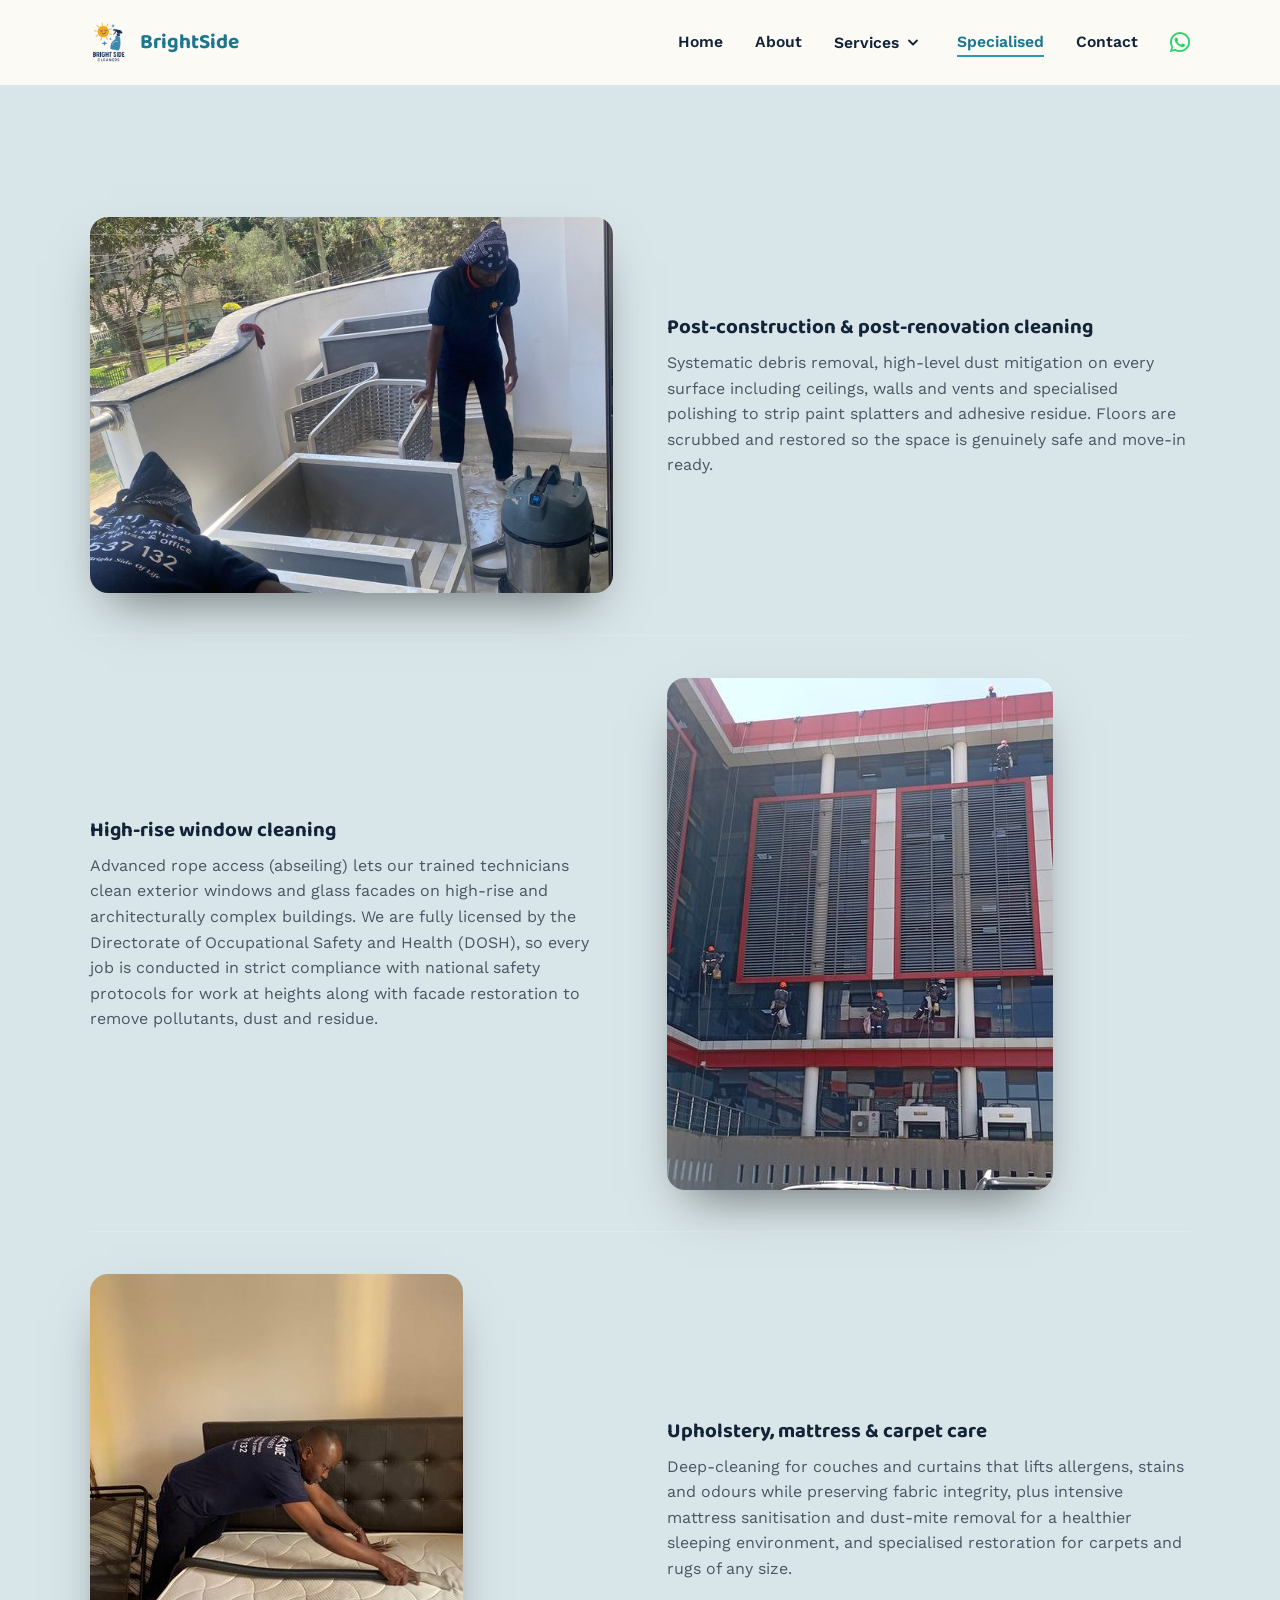
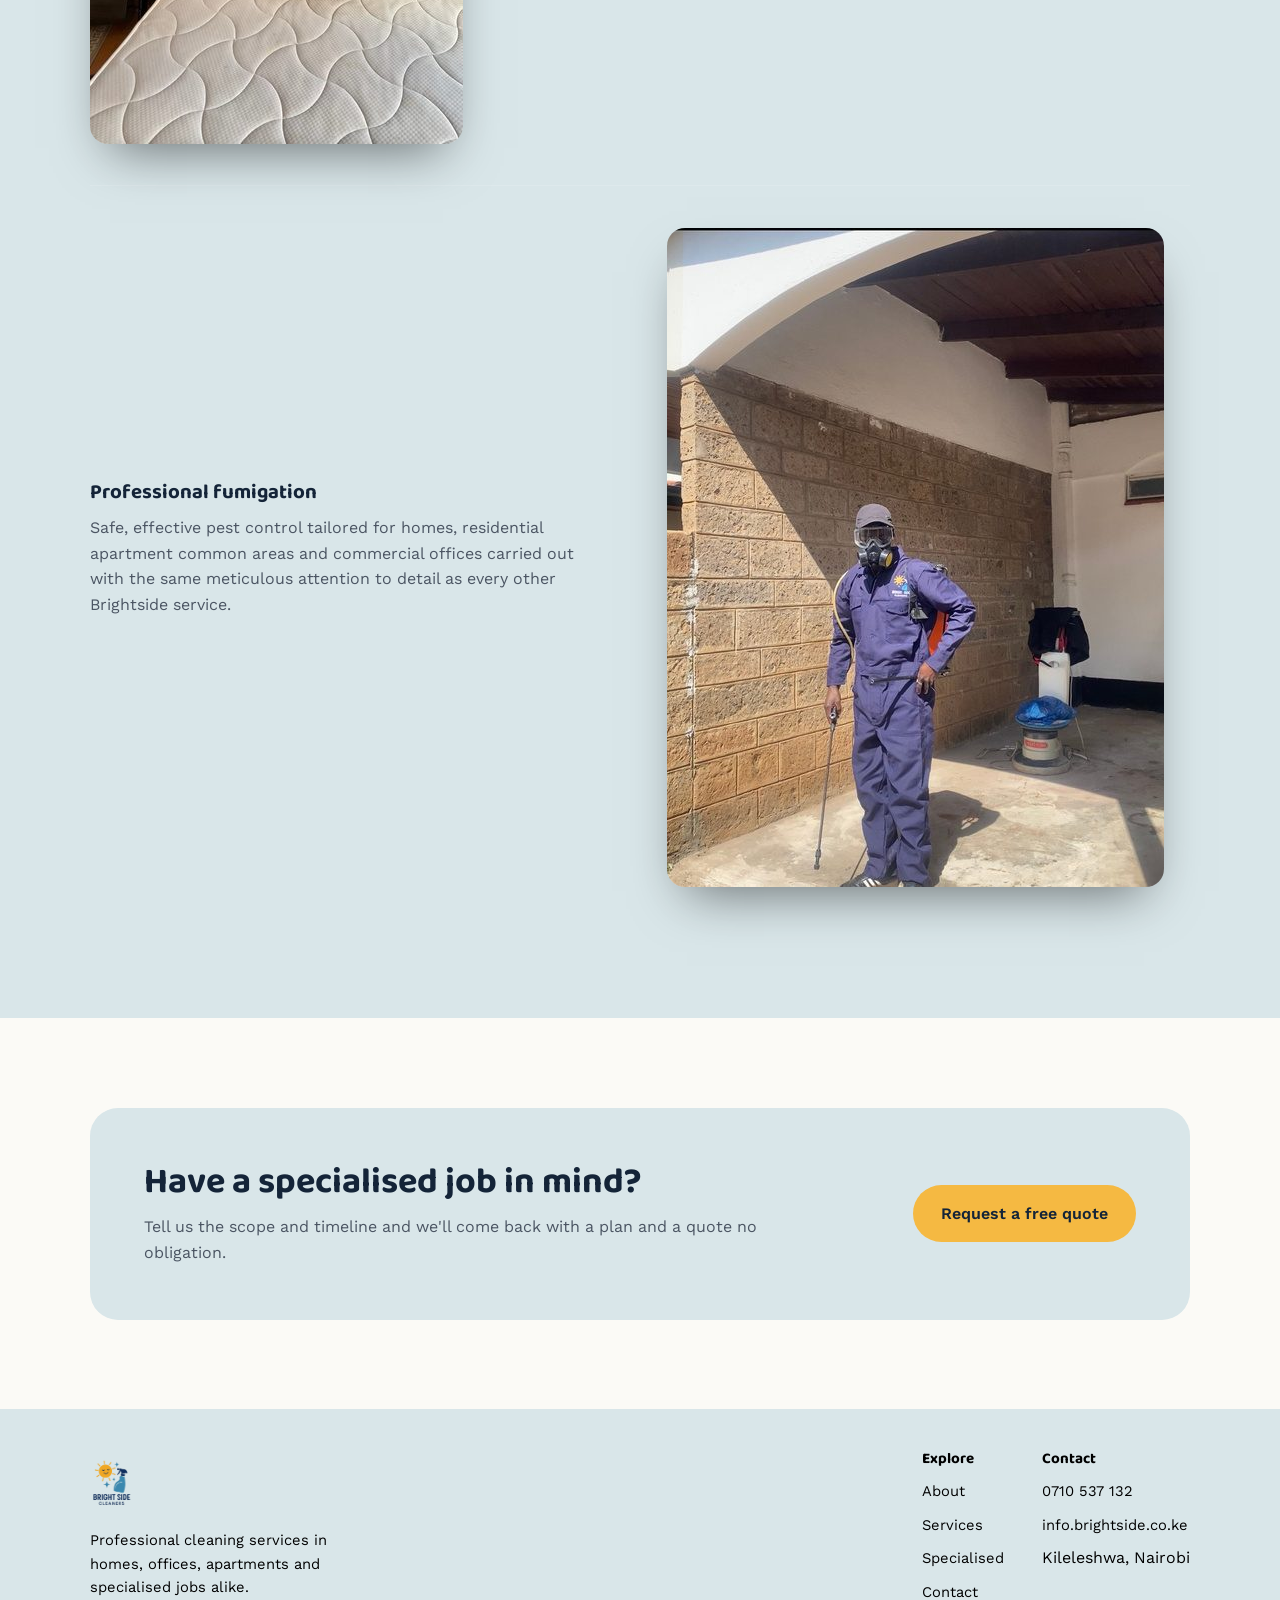
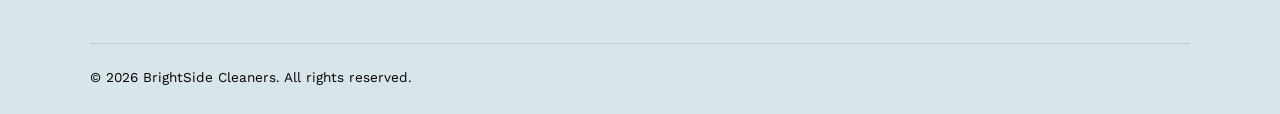
<file: specialised.html>
<!DOCTYPE html>

<html lang="en">
<head>
<meta charset="utf-8"/>
<meta content="width=920" name="viewport"/>
<title>BrightSide Cleaners Professional Cleaning Services in Nairobi</title>
<meta content="BrightSide Cleaners offers residential, office, apartment and specialised cleaning services across Nairobi, Kenya — fumigation, high-rise window cleaning, upholstery and mattress care." name="description"/><link href="https://brightside.co.ke/specialised.html" rel="canonical"/>
<link href="images/logo.png" rel="icon"/>
<link href="https://fonts.googleapis.com" rel="preconnect"/>
<link crossorigin="" href="https://fonts.gstatic.com" rel="preconnect"/>
<link href="https://fonts.googleapis.com/css2?family=Baloo+2:wght@500;600;700;800&amp;family=Work+Sans:wght@400;500;600;700&amp;display=swap" rel="stylesheet"/>
<link href="style.css" rel="stylesheet"/>
<link href="https://cdnjs.cloudflare.com/ajax/libs/font-awesome/6.5.2/css/all.min.css" rel="stylesheet"/>
</head>
<body>
<header>
<nav class="nav">
<a aria-label="BrightSide Cleaners home" class="brand" href="index.html">
<img alt="BrightSide Cleaners logo" class="brand-mark" src="images/logo.png"/><span>BrightSide</span>
</a>
<button aria-expanded="false" aria-label="Toggle navigation" class="nav-toggle" id="navToggle">
<span></span><span></span><span></span>
</button>
<ul class="nav-links" id="navLinks">
<li><a href="index.html">Home</a></li>
<li><a href="about.html">About</a></li>
<li class="has-dropdown">
<a class="dropdown-trigger" href="services.html">Services</a>
<button aria-controls="service-dropdown" aria-expanded="false" aria-label="Toggle services menu" class="dropdown-toggle" type="button">
<svg aria-hidden="true" class="chevron" fill="none" height="12" viewbox="0 0 12 12" width="12">
<path d="M2 4.5L6 8.5L10 4.5" stroke="currentColor" stroke-linecap="round" stroke-linejoin="round" stroke-width="1.8"></path>
</svg>
</button>
<ul class="service-dropdown" id="service-dropdown">
<li><a href="services.html#residential">Residential Cleaning</a></li>
<li><a href="services.html#office">Office Cleaning</a></li>
<li><a href="services.html#residential-apartments">Residential Apartment Common Areas</a></li>
<li><a href="services.html#commercial-common-areas">Commercial Building Common Areas</a></li>
<li><a href="services.html#pool-gym">Pool &amp; Gym Cleaning</a></li>
<li><a href="services.html#waste-management">Waste Management</a></li>
<li><a href="services.html#fumigation">Fumigation &amp; Pest Control</a></li>
<li><a href="services.html#specialised">Specialised Services</a></li>
</ul>
</li>
<li><a aria-current="page" href="specialised.html">Specialised</a></li>
<li><a href="contact.html">Contact</a></li>
<li class="whatsapp-nav"><a aria-label="Chat with us on WhatsApp" href="https://wa.me/254710537132" rel="noopener noreferrer" target="_blank"><i class="fab fa-whatsapp"></i></a></li>
</ul>
</nav>
</header>
<main>
<section class="specialized reveal" id="specialised">
<div class="wrap">
<div class="zig">
<div class="zig-media"><img alt="Deep-cleaning outdoor furniture as part of a post-renovation clean" src="images/patio-furniture.jpg"/></div>
<div class="zig-text">
<h3>Post-construction &amp; post-renovation cleaning</h3>
<p>Systematic debris removal, high-level dust mitigation on every surface including ceilings, walls and vents and specialised polishing to strip paint splatters and adhesive residue. Floors are scrubbed and restored so the space is genuinely safe and move-in ready.</p>
</div>
</div>
<div class="zig">
<div class="zig-media"><img alt="Rope access technician cleaning high-rise windows" src="images/window-rope.jpg"/></div>
<div class="zig-text">
<h3>High-rise window cleaning</h3>
<p>Advanced rope access (abseiling) lets our trained technicians clean exterior windows and glass facades on high-rise and architecturally complex buildings. We are fully licensed by the Directorate of Occupational Safety and Health (DOSH), so every job is conducted in strict compliance with national safety protocols for work at heights along with facade restoration to remove pollutants, dust and residue.</p>
</div>
</div>
<div class="zig">
<div class="zig-media"><img alt="Mattress sanitisation by Brightside technician" src="images/mattress.jpg"/></div>
<div class="zig-text">
<h3>Upholstery, mattress &amp; carpet care</h3>
<p>Deep-cleaning for couches and curtains that lifts allergens, stains and odours while preserving fabric integrity, plus intensive mattress sanitisation and dust-mite removal for a healthier sleeping environment, and specialised restoration for carpets and rugs of any size.</p>
</div>
</div>
<div class="zig">
<div class="zig-media"><img alt="Technician in full protective gear carrying out professional fumigation" src="images/fumigation-courtyard.jpg"/></div>
<div class="zig-text">
<h3>Professional fumigation</h3>
<p>Safe, effective pest control tailored for homes, residential apartment common areas and commercial offices carried out with the same meticulous attention to detail as every other Brightside service.</p>
</div>
</div>
</div>
</section>
<section class="reveal">
<div class="wrap">
<div class="cta-banner">
<div>
<h2>Have a specialised job in mind?</h2>
<p>Tell us the scope and timeline and we'll come back with a plan and a quote no obligation.</p>
</div>
<a class="btn btn-sun" href="contact.html">Request a free quote</a>
</div>
</div>
</section>
</main>
<footer>
<div class="wrap">
<div class="footer-top">
<div>
<div class="footer-brand">
<img alt="BrightSide Cleaners logo" class="brand-mark" src="images/logo.png"/>
</div>
<p style="color:rgba(255,255,255,0.6);max-width:32ch;margin-top:0.9rem;font-size:0.92rem;">Professional cleaning services in homes, offices, apartments and specialised jobs alike.</p>
</div>
<div class="footer-links">
<div>
<h4>Explore</h4>
<ul>
<li><a href="about.html">About</a></li>
<li><a href="services.html">Services</a></li>
<li><a href="specialised.html">Specialised</a></li>
<li><a href="contact.html">Contact</a></li>
</ul>
</div>
<div>
<h4>Contact</h4>
<ul>
<li><a href="tel:0710537132">0710 537 132</a></li>
<li><a href="mailto:info.brightside.co.ke">info.brightside.co.ke</a></li>
<li>Kileleshwa, Nairobi</li>
</ul>
</div>
</div>
</div>
<div class="footer-bottom">
<span>© <span id="year"></span> BrightSide Cleaners. All rights reserved.</span>
</div>
</div>
</footer>
<script src="script.js"></script>
</body>
</html>
</file>
<file: style.css>
:root{
  --teal:        #2B98B4;
  --teal-dark:   #1C7690;
  --teal-deep:   #14586C;
  --navy:        #142438;
  --navy-soft:   #1E3350;
  --sun:         #F5B942;
  --sun-dark:    #E0A227;
  --cream:       #FBFAF6;
  --teal-tint:   #EAF6F8;
  --ink:         #1B2430;
  --ink-soft:    #4B5563;
  --line:        #D9E6E9;
  --radius-blob: 42% 58% 61% 39% / 45% 40% 60% 55%;
  --shadow-soft: 0 18px 40px -22px rgba(20,36,56,0.35);
  --maxw: 1180px;
}

*, *::before, *::after{ box-sizing: border-box; }
html{ scroll-behavior: smooth; }

@media (prefers-reduced-motion: reduce){
  html{ scroll-behavior: auto; }
  *, *::before, *::after{ animation-duration: 0.001ms !important; animation-iteration-count: 1 !important; transition-duration: 0.001ms !important; }
}

body{
  margin: 0;
  font-family: "Work Sans", "Segoe UI", Arial, sans-serif;
  color: var(--ink);
  background: var(--cream);
  line-height: 1.6;
  -webkit-font-smoothing: antialiased;
}

h1, h2, h3, h4{
  font-family: "Baloo 2", "Segoe UI", Arial, sans-serif;
  color: var(--navy);
  line-height: 1.15;
  margin: 0 0 0.5em;
  font-weight: 700;
}

h1{ font-size: clamp(2.3rem, 4.4vw, 3.6rem); }
h2{ font-size: clamp(1.7rem, 2.8vw, 2.4rem); }
h3{ font-size: 1.28rem; }

p{ margin: 0 0 1em; color: var(--ink-soft); max-width: 62ch; }

a{ color: inherit; text-decoration: none; }

img{ max-width: 100%; display: block; }

.wrap{
  max-width: var(--maxw);
  margin: 0 auto;
  padding: 0 clamp(1.25rem, 4vw, 2.5rem);
}

section{ padding: clamp(3.5rem, 7vw, 6rem) 0; }

.eyebrow{
  display: inline-block;
  color: var(--teal-deep);
  font-weight: 600;
  font-size: 0.95rem;
  margin-bottom: 0.6em;
}

.btn{
  display: inline-flex;
  align-items: center;
  gap: 0.5em;
  padding: 0.85em 1.6em;
  border-radius: 999px;
  font-weight: 600;
  font-size: 1rem;
  border: 2px solid transparent;
  cursor: pointer;
  transition: transform 0.18s ease, box-shadow 0.18s ease, background 0.18s ease, color 0.18s ease;
  font-family: inherit;
}
.btn-primary{
  background: var(--teal);
  color: #fff;
}
.btn-primary:hover{ background: var(--teal-dark); transform: translateY(-2px); }
.btn-ghost{
  background: transparent;
  border-color: rgba(255,255,255,0.55);
  color: inherit;
}
.btn-ghost:hover{ border-color: var(--teal); color: var(--teal-dark); }
.btn-sun{
  background: var(--sun);
  color: var(--navy);
}
.btn-sun:hover{ background: var(--sun-dark); transform: translateY(-2px); }


header{
  position: sticky;
  top: 0;
  z-index: 50;
  background: rgba(251,250,246,0.9);
  backdrop-filter: blur(8px);
  border-bottom: 1px solid var(--line);
}
.nav{
  display: flex;
  align-items: center;
  justify-content: space-between;
  padding: 0.9rem clamp(1.25rem, 4vw, 2.5rem);
  max-width: var(--maxw);
  margin: 0 auto;
}
.brand{
  display: flex;
  align-items: center;
  gap: 0.6em;
  font-family: "Baloo 2", sans-serif;
  font-weight: 700;
  font-size: 1.3rem;
  color: var(--navy);
}

.brand-mark{
  height: 56px;
  width: auto;
  max-width: none;
  object-fit: contain;
  flex-shrink: 0;
  display: block;
}
.brand span{ color: var(--teal-dark); }

.nav-links{
  display: flex;
  align-items: center;
  gap: 2rem;
  list-style: none;
  margin: 0;
  padding: 0;
}
.nav-links a{
  font-weight: 600;
  font-size: 0.98rem;
  color: var(--navy);
  position: relative;
  padding: 0.2em 0;
}
.nav-links a::after{
  content: "";
  position: absolute;
  left: 0; right: 100%;
  bottom: -2px;
  height: 2px;
  background: var(--teal);
  transition: right 0.25s ease;
}
.nav-links a:hover::after{ right: 0; }
.nav-links a[aria-current="page"]{ color: var(--teal-dark); }
.nav-links a[aria-current="page"]::after{ right: 0; }

.nav-cta{ display: flex; align-items: center; gap: 1rem; }
.nav-cta .btn .short-label{ display:none; }
.nav-toggle{
  display: none;
  background: none; border: none; cursor: pointer;
  padding: 0.4rem;
}
.nav-toggle span{
  display: block; width: 24px; height: 2px; background: var(--navy);
  margin: 5px 0; transition: transform .2s ease, opacity .2s ease;
}

@media (max-width: 880px){
  .nav-links{
    position: absolute;
    top: 100%; left: 0; right: 0;
    background: var(--cream);
    flex-direction: column;
    align-items: flex-start;
    padding: 1.2rem clamp(1.25rem, 4vw, 2.5rem) 1.6rem;
    border-bottom: 1px solid var(--line);
    gap: 1.1rem;
    display: none;
  }
  .nav-links.open{ display: flex; }
  .nav-toggle{ display: block; }
  .nav-cta .btn{ padding: 0.7em 1.1em; font-size: 0.9rem; white-space: nowrap; }
  .nav-cta .btn .full-number{ display:none; }
  .nav-cta .btn .short-label{ display:inline; }
  .brand-mark{ height: 44px; }
}


.hero-full{
  position: relative;
  min-height: min(78vh, 640px);
  display: flex;
  align-items: flex-start;
  overflow: hidden;
}
.hero-media{
  position: absolute;
  inset: 0;
  z-index: 0;
  background: radial-gradient(
    140% 140% at 78% 22%,
    #D6ECF7 0%,
    #9ED0E8 22%,
    #6FADCE 42%,
    #5A92B3 65%,
    #4C86A6 100%
  );
}
.hero-content{
  position: relative;
  z-index: 2;
  width: 100%;
  padding: clamp(2rem, 4vw, 3rem) 0 clamp(6rem, 12vw, 8.5rem);
}
.hero-content h1{
  color: #fff;
  font-size: clamp(2.4rem, 5.2vw, 4rem);
  text-transform: uppercase;
  letter-spacing: -0.01em;
  max-width: 14ch;
  margin-bottom: 0.4em;
}
.hero-content p{
  color: rgba(255,255,255,0.9);
  max-width: 46ch;
  font-size: 1.05rem;
}
.hero-content .hero-actions{ display: flex; gap: 1rem; margin-top: 1.6rem; flex-wrap: wrap; }
.btn-ghost.light{ border-color: rgba(255,255,255,0.65); color: #fff; }
.btn-ghost.light:hover{ border-color: var(--sun); color: var(--sun); }


.hero-photo{
  position: absolute;
  top: 0;
  bottom: 0;
  right: 0;
  width: min(48%, 640px);
  z-index: 1;
  pointer-events: none;
}
.hero-photo img{
  width: 100%;
  height: 100%;
  object-fit: cover;
  object-position: center 35%;
  -webkit-mask-image: linear-gradient(to right, transparent 0%, #000 40%);
  mask-image: linear-gradient(to right, transparent 0%, #000 40%);
}


@media (max-width: 900px){
  .hero-photo{ width: 46%; }
  .hero-photo img{ object-position: 60% 30%; }
  .hero-content .wrap{ padding-right: 44%; }
  .hero-content h1{ font-size: clamp(1.6rem, 6.2vw, 3rem); }
  .hero-content p{ font-size: 0.95rem; }
  .hero-content .btn{ padding: 0.7em 1.2em; font-size: 0.92rem; }
}


.icon-row{
  position: relative;
  z-index: 2;
  margin-top: clamp(-4.5rem, -8vw, -3.2rem);
  margin-bottom: clamp(2rem, 5vw, 3.5rem);
  display: grid;
  grid-template-columns: repeat(3, 1fr);
  gap: 1.4rem;
}
.icon-card{
  background: var(--navy);
  border-radius: 20px;
  padding: 1.8rem 1.6rem;
  box-shadow: var(--shadow-soft);
}
.icon-card h3, .icon-card p{ color: #fff; }
.icon-card p{ color: rgba(255,255,255,0.68); font-size: 0.92rem; margin: 0; }
.icon-card.light{
  background: #fff;
  box-shadow: none;
  border: 1px solid var(--line);
  padding: 1.6rem 1.4rem;
}
.icon-card.light h3{ color: var(--navy); }
.icon-card.light p{ color: var(--ink-soft); }
.icon-circle{
  display: inline-flex;
  align-items: center;
  justify-content: center;
  width: 52px; height: 52px;
  border-radius: 50%;
  background: var(--teal);
  margin-bottom: 1rem;
}
.icon-circle svg{ width: 24px; height: 24px; }
.icon-circle.teal{ background: var(--teal); }
@media (max-width: 780px){
  .icon-row{ grid-template-columns: 1fr; margin-top: clamp(-2.4rem, -6vw, -1.6rem); }
}


.quote-banner{
  display: grid;
  grid-template-columns: 1fr 1fr;
  background: var(--navy);
  border-radius: 0;
  overflow: hidden;
}
.quote-copy{ display: flex; align-items: center; }
.quote-inner{
  padding: clamp(2.6rem, 6vw, 4rem) clamp(1.5rem, 5vw, 4rem);
  max-width: 480px;
  margin-left: auto;
}
.quote-inner h2{ color: #fff; text-transform: uppercase; }
.quote-inner p{ color: rgba(255,255,255,0.72); }
.quote-media img{ width: 100%; height: 100%; object-fit: cover; min-height: 320px; }
@media (max-width: 780px){
  .quote-banner{ grid-template-columns: 1fr; }
  .quote-media img{ min-height: 240px; }
  .quote-inner{ margin: 0; max-width: none; }
}


.hero{
  padding-top: clamp(3rem, 7vw, 5rem);
  position: relative;
  overflow: hidden;
}
.hero .wrap{
  display: grid;
  grid-template-columns: 1.05fr 0.85fr;
  gap: clamp(2rem, 5vw, 4rem);
  align-items: center;
}
.hero-copy .stats{
  display: flex;
  gap: clamp(1.4rem, 3vw, 2.6rem);
  margin-top: 2rem;
  flex-wrap: wrap;
}
.hero-copy .stat b{
  display: block;
  font-family: "Baloo 2", sans-serif;
  font-size: 1.7rem;
  color: var(--teal-deep);
}
.hero-copy .stat span{
  font-size: 0.88rem;
  color: var(--ink-soft);
}
.hero-actions{ display: flex; gap: 1rem; margin-top: 2rem; flex-wrap: wrap; }

.hero-visual{
  position: relative;
  display: flex;
  justify-content: center;
}
.hero-blob{
  position: relative;
  width: min(100%, 380px);
}
.hero-blob img{
  width: 100%;
  aspect-ratio: 3/4;
  object-fit: cover;
  border-radius: var(--radius-blob);
  box-shadow: var(--shadow-soft);
}
.hero-blob::before{
  content:"";
  position: absolute;
  inset: -18px;
  border-radius: var(--radius-blob);
  border: 2px dashed rgba(43,152,180,0.45);
  z-index: -1;
}
.hero-badge{
  position: absolute;
  bottom: -18px;
  left: -28px;
  background: #fff;
  border-radius: 18px;
  box-shadow: var(--shadow-soft);
  padding: 0.9rem 1.15rem;
  display: flex;
  align-items: center;
  gap: 0.7rem;
  max-width: 210px;
}
.hero-badge svg{ width: 34px; height: 34px; flex-shrink: 0; }
.hero-badge strong{ display:block; font-size: 0.92rem; color: var(--navy); }
.hero-badge small{ color: var(--ink-soft); font-size: 0.78rem; }

.wave{
  display: block;
  width: 100%;
  line-height: 0;
  margin-top: clamp(2.5rem, 6vw, 4rem);
}
.wave svg{ width: 100%; height: auto; display:block; }


.page-hero{
  background: var(--teal-tint);
  padding: clamp(2.6rem, 6vw, 3.8rem) 0 clamp(2rem, 5vw, 3rem);
}
.page-hero .crumb{
  font-size: 0.88rem;
  color: var(--teal-deep);
  font-weight: 600;
  margin-bottom: 0.9rem;
}
.page-hero .crumb a{ color: var(--ink-soft); }
.page-hero .crumb a:hover{ color: var(--teal-deep); }
.page-hero h1{ margin-bottom: 0.4em; }
.page-hero p{ max-width: 60ch; }


.about .wrap{
  display: grid;
  grid-template-columns: 0.85fr 1.15fr;
  gap: clamp(2rem, 5vw, 4rem);
  align-items: center;
}
.about-media{
  position: relative;
}
.about-media img{
  border-radius: 24px 24px 24px 90px;
  box-shadow: var(--shadow-soft);
  width: 100%;
  object-fit: cover;
  aspect-ratio: 4/3.4;
}
.about-media .dot-field{
  position: absolute;
  bottom: -22px;
  right: -22px;
  width: 92px;
  height: 92px;
  z-index: -1;
}
.value-list{
  list-style: none;
  margin: 1.5rem 0 0;
  padding: 0;
  display: grid;
  gap: 0.9rem;
}
.value-list li{
  display: flex;
  gap: 0.8rem;
  align-items: flex-start;
  padding-bottom: 0.9rem;
  border-bottom: 1px solid var(--line);
}
.value-list li:last-child{ border-bottom: none; }
.value-list svg{ width: 22px; height: 22px; flex-shrink: 0; margin-top: 0.15rem; color: var(--teal); }
.value-list b{ color: var(--navy); }


.services{ background: var(--teal-tint); }
.tab-row{
  display: flex;
  flex-wrap: wrap;
  gap: 0.6rem;
  margin: 2rem 0 2.4rem;
}
.tab-btn{
  border: 2px solid var(--teal);
  background: transparent;
  color: var(--teal-deep);
  padding: 0.6em 1.3em;
  border-radius: 999px;
  font-family: "Baloo 2", sans-serif;
  font-weight: 600;
  font-size: 0.98rem;
  cursor: pointer;
  transition: background .18s ease, color .18s ease;
}
.tab-btn.active, .tab-btn:hover{
  background: var(--teal);
  color: #fff;
}
.tab-panels{ position: relative; }
.tab-panel{
  display: none;
  grid-template-columns: 1fr 1fr;
  gap: clamp(1.6rem, 4vw, 3rem);
  align-items: center;
}
.tab-panel.active{ display: grid; }
.tab-panel img{
  border-radius: 20px;
  box-shadow: var(--shadow-soft);
  aspect-ratio: 4/3.2;
  object-fit: cover;
  width: 100%;
}
.tab-panel ul{
  list-style: none;
  margin: 1.2rem 0 0;
  padding: 0;
  display: grid;
  gap: 0.8rem;
}
.tab-panel ul li{
  padding-left: 1.6rem;
  position: relative;
  color: var(--ink-soft);
}
.tab-panel ul li::before{
  content: "";
  position: absolute;
  left: 0; top: 0.55em;
  width: 8px; height: 8px;
  border-radius: 50%;
  background: var(--sun);
}
.tab-panel ul li b{ color: var(--navy); }


.why .wrap > p{ max-width: 60ch; }
.why-grid{
  display: grid;
  grid-template-columns: repeat(auto-fit, minmax(230px, 1fr));
  gap: 0;
  margin-top: 2.2rem;
  border-top: 1px solid var(--line);
  border-left: 1px solid var(--line);
}
.why-item{
  padding: 1.8rem 1.6rem;
  border-right: 1px solid var(--line);
  border-bottom: 1px solid var(--line);
}
.why-item svg{ width: 30px; height: 30px; color: var(--teal); margin-bottom: 0.8rem; }
.why-item h3{ margin-bottom: 0.35em; font-size: 1.1rem; }
.why-item p{ font-size: 0.94rem; margin: 0; }


.specialized{ background: var(--navy); color: #fff; }
.specialized h2, .specialized .eyebrow{ color: #fff; }
.specialized .eyebrow{ color: var(--sun); }
.specialized > .wrap > p{ color: rgba(255,255,255,0.75); }
.zig{
  display: grid;
  grid-template-columns: 1fr 1fr;
  gap: clamp(1.8rem, 5vw, 3.4rem);
  align-items: center;
  padding: 2.6rem 0;
  border-bottom: 1px solid rgba(255,255,255,0.12);
}
.zig:last-child{ border-bottom: none; }
.zig:nth-child(even) .zig-media{ order: 2; }
.zig-media img{
  border-radius: 18px;
  aspect-ratio: 5/3.6;
  object-fit: cover;
  box-shadow: 0 24px 50px -20px rgba(0,0,0,0.55);
}
.zig-text h3{ color: #fff; }
.zig-text p{ color: rgba(255,255,255,0.72); }


.contact{ background: var(--cream); }
.contact .wrap{
  display: grid;
  grid-template-columns: 1fr 1fr;
  gap: clamp(2rem, 5vw, 4rem);
  align-items: stretch;
}
.contact-card{
  background: var(--teal);
  color: #fff;
  border-radius: 24px;
  padding: clamp(1.8rem, 4vw, 2.6rem);
  display: flex;
  flex-direction: column;
  justify-content: space-between;
}
.contact-card h3{ color: #fff; }
.contact-list{ list-style: none; margin: 1.4rem 0 0; padding: 0; display: grid; gap: 1.1rem; }
.contact-list li{ display: flex; gap: 0.8rem; align-items: center; }
.contact-list svg{ width: 22px; height: 22px; flex-shrink: 0; }
.contact-list a, .contact-list span{ font-weight: 600; }

.form-card{
  background: #fff;
  border-radius: 24px;
  padding: clamp(1.8rem, 4vw, 2.6rem);
  box-shadow: var(--shadow-soft);
}
.form-row{ display: grid; gap: 1rem; margin-top: 1.2rem; }
.form-row.two{ grid-template-columns: 1fr 1fr; }
label{ display: block; font-size: 0.85rem; font-weight: 600; color: var(--navy); margin-bottom: 0.35em; }
input, select, textarea{
  width: 100%;
  padding: 0.75em 0.9em;
  border-radius: 10px;
  border: 1.5px solid var(--line);
  font-family: inherit;
  font-size: 0.96rem;
  background: var(--cream);
  color: var(--ink);
}
input:focus, select:focus, textarea:focus{
  outline: 2px solid var(--teal);
  outline-offset: 1px;
}
textarea{ resize: vertical; min-height: 90px; }
.form-note{ font-size: 0.82rem; margin-top: 0.9rem; color: var(--ink-soft); }


.teaser-grid{
  display: grid;
  grid-template-columns: repeat(auto-fit, minmax(240px, 1fr));
  gap: 1.6rem;
  margin-top: 2.2rem;
}
.teaser-card{
  background: #fff;
  border-radius: 20px;
  overflow: hidden;
  box-shadow: var(--shadow-soft);
  display: flex;
  flex-direction: column;
  transition: transform 0.2s ease;
}
.teaser-card:hover{ transform: translateY(-4px); }
.teaser-card img{ aspect-ratio: 4/2.8; object-fit: cover; width: 100%; }
.teaser-card .teaser-body{ padding: 1.4rem 1.4rem 1.6rem; display:flex; flex-direction:column; gap: 0.5rem; flex: 1; }
.teaser-card h3{ margin-bottom: 0; }
.teaser-card p{ font-size: 0.94rem; margin: 0; flex: 1; }
.teaser-card .teaser-link{
  color: var(--teal-deep);
  font-weight: 600;
  font-size: 0.92rem;
  display: inline-flex;
  align-items: center;
  gap: 0.3em;
  margin-top: 0.4rem;
}
.teaser-card .teaser-link svg{ width: 16px; height: 16px; transition: transform 0.18s ease; }
.teaser-card:hover .teaser-link svg{ transform: translateX(3px); }


.cta-banner{
  background: var(--navy);
  color: #fff;
  border-radius: 28px;
  padding: clamp(2.2rem, 5vw, 3.4rem);
  display: flex;
  flex-wrap: wrap;
  align-items: center;
  justify-content: space-between;
  gap: 1.6rem;
}
.cta-banner h2{ color: #fff; margin-bottom: 0.3em; }
.cta-banner p{ color: rgba(255,255,255,0.72); margin: 0; }


.partners{ padding-top: 0; padding-bottom: clamp(2rem, 5vw, 3rem); }
.partners .wrap{ text-align: center; }
.partners p.label{
  text-transform: none;
  color: var(--ink-soft);
  font-weight: 600;
  margin-bottom: 1.4rem;
}
.partners-row{
  display: flex;
  flex-wrap: wrap;
  justify-content: center;
  gap: clamp(1.6rem, 5vw, 3.2rem);
  align-items: center;
}
.partners-row span{
  font-family: "Baloo 2", sans-serif;
  font-weight: 600;
  color: var(--ink-soft);
  opacity: 0.8;
  font-size: 1.05rem;
}


footer{
  background: var(--navy-soft);
  color: rgba(255,255,255,0.82);
  padding: 2.6rem 0 1.6rem;
}
.footer-top{
  display: flex;
  flex-wrap: wrap;
  gap: 2rem;
  justify-content: space-between;
  align-items: flex-start;
  padding-bottom: 1.8rem;
  border-bottom: 1px solid rgba(255,255,255,0.14);
}
.footer-brand{ display: flex; align-items: center; gap: 0.6em; font-family:"Baloo 2",sans-serif; font-weight:700; font-size:1.2rem; color:#fff; }
.footer-brand .brand-mark{ height: 64px; width: auto; max-width: none; object-fit: contain; }
.footer-links{ display: flex; gap: 2.4rem; flex-wrap: wrap; }
.footer-links ul{ list-style: none; margin: 0.6rem 0 0; padding: 0; display: grid; gap: 0.5rem; }
.footer-links h4{ color: #fff; font-size: 0.95rem; margin: 0; }
.footer-links a{ color: rgba(255,255,255,0.72); font-size: 0.92rem; }
.footer-links a:hover{ color: var(--sun); }
.footer-bottom{
  display: flex;
  justify-content: space-between;
  flex-wrap: wrap;
  gap: 0.6rem;
  padding-top: 1.4rem;
  font-size: 0.85rem;
  color: rgba(255,255,255,0.55);
}


.reveal{
  opacity: 0;
  transform: translateY(18px);
  transition: opacity 0.6s ease, transform 0.6s ease;
}
.reveal.in{ opacity: 1; transform: none; }


@media (max-width: 900px){
  .hero .wrap{ grid-template-columns: 1fr; }
  .hero-visual{ order: -1; }
  .about .wrap{ grid-template-columns: 1fr; }
  .contact .wrap{ grid-template-columns: 1fr; }
  .tab-panel{ grid-template-columns: 1fr; }
  .zig, .zig:nth-child(even){ grid-template-columns: 1fr; }
  .zig-media{ order: -1 !important; }
  .form-row.two{ grid-template-columns: 1fr; }
}


.nav-cta .btn-primary{
  background: transparent;
  color: #25D366;
  box-shadow: none;
  border: none;
  padding: 0;
  border-radius: 0;
  font-size: 1.8rem;
  line-height: 1;
}
.nav-cta .btn-primary:hover{
  background: transparent;
  color: #128C7E;
  transform: none;
  box-shadow: none;
}
.nav-cta .btn-primary .full-number,
.nav-cta .btn-primary .short-label{
  display: none;
}
.nav-cta .btn-primary i{
  display: block;
}


.nav-links .whatsapp-nav a{
  color: #25D366;
  font-size: 1.45rem;
  display: flex;
  align-items: center;
  padding: 0;
}
.nav-links .whatsapp-nav a::after{
  display: none;
}
.nav-links .whatsapp-nav a:hover{
  color: #128C7E;
}
.nav-links .whatsapp-nav a:hover::after{
  display: none;
}


/* ---------- Contact page (redesign) ---------- */
.btn-wa{ background:#25D366; color:#fff; }
.btn-wa:hover{ background:#1DA851; transform:translateY(-2px); }

.ct-hero{ background:var(--navy); padding:clamp(2.6rem,6vw,4rem) 0 clamp(5rem,10vw,7rem); }
.ct-hero .crumb{ color:var(--sun); font-size:0.88rem; font-weight:600; margin-bottom:0.9rem; }
.ct-hero .crumb a{ color:rgba(255,255,255,0.7); }
.ct-hero h1{ color:#fff; max-width:16ch; }
.ct-hero p{ color:rgba(255,255,255,0.75); }
.ct-hero .ct-quick{ display:flex; flex-wrap:wrap; gap:0.8rem; margin-top:1.4rem; }
.ct-hero .btn-ghost{ border-color:rgba(255,255,255,0.4); color:#fff; }
.ct-hero .btn-ghost:hover{ border-color:var(--sun); color:var(--sun); }

.ct-main{ position:relative; z-index:2; padding-top:0; margin-top:clamp(-4.5rem,-7vw,-3rem); }
.ct-grid{ display:grid; grid-template-columns:1.3fr 0.7fr; gap:clamp(1.4rem,3vw,2.2rem); align-items:start; }

.ct-form{
  background:#fff;
  border:1px solid var(--line);
  border-radius:24px;
  padding:clamp(1.6rem,4vw,2.4rem);
  box-shadow:var(--shadow-soft);
}
.ct-form h2{ font-size:1.6rem; margin-bottom:0.3em; }
.ct-form fieldset{ border:0; padding:0; margin:1.4rem 0 0; min-width:0; }
.ct-form legend{ font-size:0.85rem; font-weight:600; color:var(--navy); margin-bottom:0.6em; padding:0; }
.chips{ display:flex; flex-wrap:wrap; gap:0.5rem; }
.chip{ position:relative; margin:0; }
.chip input{ position:absolute; opacity:0; width:1px; height:1px; padding:0; border:0; }
.chip span{
  display:inline-block;
  padding:0.5em 1em;
  border:1.5px solid var(--line);
  border-radius:999px;
  font-size:0.9rem;
  font-weight:500;
  color:var(--ink-soft);
  background:var(--cream);
  cursor:pointer;
  transition:background 0.18s ease, color 0.18s ease, border-color 0.18s ease;
}
.chip span:hover{ border-color:var(--teal); }
.chip input:checked + span{ background:var(--teal); border-color:var(--teal); color:#fff; }
.chip input:focus-visible + span{ outline:2px solid var(--navy); outline-offset:2px; }
.ct-send{ width:100%; justify-content:center; margin-top:1.4rem; font-size:1.02rem; }

.ct-side{ display:grid; gap:1.2rem; }
.ct-card{ background:#fff; border:1px solid var(--line); border-radius:20px; padding:1.5rem; }
.ct-card h3{ font-size:1.1rem; margin-bottom:0; }
.ct-links{ list-style:none; margin:1rem 0 0; padding:0; display:grid; gap:0.9rem; }
.ct-links li{ display:flex; gap:0.8rem; align-items:center; font-weight:600; color:var(--navy); overflow-wrap:anywhere; }
.ct-ico{
  flex:0 0 auto;
  width:38px; height:38px;
  border-radius:50%;
  background:var(--teal-tint);
  color:var(--teal-deep);
  display:grid; place-items:center;
}
.ct-ico svg{ width:20px; height:20px; }
.ct-steps{ list-style:none; counter-reset:step; margin:1rem 0 0; padding:0; display:grid; gap:1rem; }
.ct-steps li{ counter-increment:step; display:flex; gap:0.8rem; align-items:flex-start; font-size:0.93rem; color:var(--ink-soft); }
.ct-steps li::before{
  content:counter(step);
  flex:0 0 auto;
  width:26px; height:26px;
  border-radius:50%;
  background:var(--sun);
  color:var(--navy);
  font-weight:700;
  font-size:0.85rem;
  display:grid; place-items:center;
}

@media (max-width: 900px){
  .ct-grid{ grid-template-columns:1fr; }
}


/* ---------- Contact page: pin drop map ---------- */
.pin-block{ margin-top:1.2rem; }
.pin-head{ display:flex; flex-wrap:wrap; align-items:center; justify-content:space-between; gap:0.6rem; margin-bottom:0.6rem; }
.pin-label{ font-size:0.85rem; font-weight:600; color:var(--navy); }
.pin-actions{ display:flex; gap:0.5rem; }
.pin-btn{
  border:1.5px solid var(--teal);
  background:transparent;
  color:var(--teal-deep);
  padding:0.4em 0.9em;
  border-radius:999px;
  font-family:inherit;
  font-weight:600;
  font-size:0.85rem;
  cursor:pointer;
  transition:background 0.18s ease, color 0.18s ease;
}
.pin-btn:hover{ background:var(--teal); color:#fff; }
.pin-map{
  height:260px;
  border-radius:14px;
  border:1.5px solid var(--line);
  isolation:isolate;
  background:var(--teal-tint);
}
.ct-pin-wrap{ background:transparent; border:0; }
.ct-pin{
  display:block;
  width:26px; height:26px;
  background:var(--teal);
  border:3px solid #fff;
  border-radius:50% 50% 50% 0;
  transform:rotate(-45deg);
  box-shadow:0 4px 10px rgba(20,36,56,0.4);
}

/* ===== BrightSide 2026 content refresh ===== */
.hero-kicker{color:rgba(255,255,255,.8);font-size:.78rem;letter-spacing:.18em;font-weight:700;margin:0 0 1rem}
.hero-lede{color:rgba(255,255,255,.86);font-size:1.08rem;max-width:55ch;margin:1rem 0 1.5rem}

/* ----- Services dropdown: opens/closes only via the arrow button ----- */
.nav-links>li.has-dropdown{position:relative;display:flex;align-items:center;gap:2px}

.dropdown-toggle{
  background:none;border:0;padding:6px;cursor:pointer;
  color:var(--navy);display:inline-flex;align-items:center;
  border-radius:6px;transition:background .2s;
}
.dropdown-toggle:hover{background:rgba(20,36,56,.07)}
.dropdown-toggle:focus-visible{outline:2px solid var(--teal);outline-offset:2px}

.chevron{transition:transform .25s ease}
.has-dropdown.open .chevron{transform:rotate(180deg)}

.service-dropdown{position:absolute;top:calc(100% + 1rem);right:-1rem;width:300px;background:#fff;border:1px solid var(--line);border-radius:16px;padding:.65rem;list-style:none;margin:0;box-shadow:0 18px 45px -25px rgba(20,36,56,.45);opacity:0;visibility:hidden;transform:translateY(8px);transition:.2s ease;z-index:100}
.has-dropdown.open .service-dropdown{opacity:1;visibility:visible;transform:translateY(0)}
.service-dropdown li a{display:block!important;padding:.62rem .75rem!important;border-radius:10px;font-size:.88rem!important;font-weight:600}
.service-dropdown li a:hover{background:var(--teal-tint);color:var(--teal-dark)}
.service-dropdown li a::after{display:none!important}

.promise-strip{padding:0 0 1rem;background:var(--cream)}
.promise-grid{display:grid;grid-template-columns:repeat(3,1fr);gap:1rem;margin-top:-2.8rem;position:relative;z-index:5}
.promise-card{background:#fff;border:1px solid var(--line);border-radius:18px;padding:1.25rem;display:flex;gap:1rem;box-shadow:var(--shadow-soft)}
.promise-card .icon-circle{flex:0 0 48px;width:48px;height:48px}
.promise-card .icon-circle i{font-size:1rem;color:#fff}
.promise-card h3{font-size:1.08rem;margin-bottom:.25rem}
.promise-card p{font-size:.88rem;margin:0}
.about-split{display:grid;grid-template-columns:1fr 1fr;gap:clamp(2rem,6vw,5rem);align-items:center}
.btn-outline{border:2px solid var(--teal);color:var(--teal-dark);background:transparent}
.btn-outline:hover{background:var(--teal);color:#fff;transform:translateY(-2px)}
.section-intro{max-width:70ch}
.service-card-grid{display:grid;grid-template-columns:repeat(4,1fr);gap:1.15rem;margin-top:2.2rem}
.service-card{background:#fff;border:1px solid var(--line);border-radius:18px;overflow:hidden;box-shadow:0 12px 30px -24px rgba(20,36,56,.5);transition:transform .2s,box-shadow .2s}
.service-card:hover{transform:translateY(-5px);box-shadow:0 22px 45px -28px rgba(20,36,56,.55)}
.service-card img{width:100%;height:180px;object-fit:cover}
.service-card>div{padding:1.2rem}
.service-number{font-size:.72rem;font-weight:800;letter-spacing:.12em;color:var(--teal-dark)}
.service-card h3{font-size:1.1rem;margin:.35rem 0 .45rem}
.service-card p{font-size:.88rem;min-height:4.1em}
.service-card b{font-size:.82rem;color:var(--teal-dark)}
.featured-service{background:var(--navy)}
.featured-service h3,.featured-service p,.featured-service b{color:#fff}
.featured-service .service-number{color:var(--sun)}
.center-action{text-align:center;margin-top:2.2rem}
.coverage{background:var(--navy);color:#fff}
.coverage h2{color:#fff}.coverage p{color:rgba(255,255,255,.72)}
.coverage-grid{display:grid;grid-template-columns:1.3fr .7fr;gap:3rem;align-items:center}
.area-pills{display:flex;flex-wrap:wrap;gap:.55rem;margin-top:1.4rem}
.area-pills span{padding:.5rem .8rem;border:1px solid rgba(255,255,255,.2);border-radius:999px;color:rgba(255,255,255,.85);font-size:.84rem}
.coverage-panel{padding:1.7rem;border:1px solid rgba(255,255,255,.15);border-radius:20px;background:rgba(255,255,255,.05)}
.coverage-panel>i{font-size:1.7rem;color:var(--sun);margin-bottom:1rem}.coverage-panel h3{color:#fff}
.partners{background:#fff}
.logo-grid{display:grid;grid-template-columns:repeat(6,1fr);gap:1rem;margin-top:2rem}
.client-logo{height:110px;border:1px solid var(--line);border-radius:14px;background:#fff;display:flex;align-items:center;justify-content:center;padding:1rem;filter:grayscale(1);transition:.2s}
.client-logo:hover{filter:grayscale(0);transform:translateY(-3px)}
.client-logo img{max-width:100%;max-height:72px;width:auto;object-fit:contain}
.client-logo.image-wide img{max-width:150px}

.about-intro{padding:clamp(4rem,8vw,7rem) 0 3rem}
.about-intro-grid{display:grid;grid-template-columns:1.05fr .95fr;gap:clamp(2rem,7vw,6rem);align-items:center}
.about-intro h1{font-size:clamp(2.6rem,5vw,4.5rem)}
.lead{font-size:1.12rem!important;line-height:1.7}
.about-feature-image{border-radius:28px;overflow:hidden;box-shadow:var(--shadow-soft)}
.about-feature-image img{width:100%;height:460px;object-fit:cover}
.about-services-summary{background:var(--teal-tint)}
.about-services-summary p{max-width:80ch}
.mini-stat-grid{display:grid;grid-template-columns:repeat(3,1fr);gap:1rem;margin-bottom:2.2rem}
.mini-stat-grid>div{background:#fff;padding:1.35rem;border:1px solid var(--line);border-radius:16px}
.mini-stat-grid strong{color:var(--teal);font-size:.8rem;letter-spacing:.12em}
.mini-stat-grid h3{margin:.35rem 0}
.mini-stat-grid p{margin:0;font-size:.9rem}
.mission-vision{background:var(--navy)}
.mv-grid{display:grid;grid-template-columns:1fr 1fr;gap:1.25rem}
.mv-grid article{background:#fff;border-radius:22px;padding:2rem}
.mv-grid h2{margin-bottom:.65rem}
.mv-icon{width:50px;height:50px;border-radius:50%;display:grid;place-items:center;background:var(--teal-tint);color:var(--teal-dark);margin-bottom:1.1rem}
.why{background:var(--cream)}
.why-grid{display:grid;grid-template-columns:repeat(3,1fr);gap:1px;background:var(--line);border:1px solid var(--line);border-radius:18px;overflow:hidden;margin-top:2.2rem}
.why-item{background:#fff;padding:1.5rem}
.why-item>i{font-size:1.3rem;color:var(--teal);margin-bottom:.8rem}
.why-item h3{font-size:1.05rem}.why-item p{font-size:.88rem;margin:0}

.services-hero{padding:clamp(4rem,8vw,7rem) 0 3.5rem;background:linear-gradient(135deg,var(--navy),var(--navy-soft));color:#fff}
.services-hero h1{color:#fff;max-width:850px}.services-hero .eyebrow{color:var(--sun)}.services-hero .lead{color:rgba(255,255,255,.78);max-width:68ch}
.hero-service-links{display:flex;flex-wrap:wrap;gap:.65rem;margin-top:1.5rem}
.hero-service-links a{border:1px solid rgba(255,255,255,.2);padding:.55rem .85rem;border-radius:999px;font-size:.83rem;color:#fff}
.hero-service-links a:hover{border-color:var(--sun);color:var(--sun)}
.service-detail-section{padding:clamp(4rem,7vw,6rem) 0}
.service-detail-section.alt{background:#f1f8f9}
.service-detail-grid{display:grid;grid-template-columns:1fr 1fr;gap:clamp(2rem,6vw,5rem);align-items:center}
.service-detail-grid.reverse .service-detail-image{order:2}
.service-detail-grid.reverse .service-detail-copy{order:1}
.service-detail-image{position:relative;border-radius:24px;overflow:hidden;box-shadow:var(--shadow-soft)}
.service-detail-image>img{width:100%;height:440px;object-fit:cover}
.service-detail-copy h2{font-size:clamp(2rem,3.5vw,3rem)}
.service-detail-copy>p{font-size:1.03rem}
.service-tag{display:inline-block;text-transform:uppercase;letter-spacing:.12em;font-weight:800;font-size:.72rem;color:var(--teal-dark);margin-bottom:.65rem}
.check-list{padding:0;margin:1.2rem 0 1.5rem;list-style:none}
.check-list li{position:relative;padding:.5rem 0 .5rem 1.8rem;border-bottom:1px solid var(--line);font-size:.92rem}
.check-list li::before{content:"✓";position:absolute;left:0;color:var(--teal);font-weight:800}
.text-link{font-weight:700;color:var(--teal-dark)}
.image-duo{overflow:visible}.image-duo>img{border-radius:24px}.image-badge{position:absolute;right:-15px;bottom:20px;background:#fff;padding:.75rem 1rem;border-radius:12px;box-shadow:var(--shadow-soft);font-weight:700;color:var(--navy)}
.image-badge i{color:var(--teal);margin-right:.35rem}
.waste-section{background:#111c24;color:#fff;padding:clamp(4rem,8vw,7rem) 0}
.waste-grid{display:grid;grid-template-columns:1fr 1fr;gap:clamp(2rem,6vw,5rem);align-items:center}
.waste-copy h2{color:#fff;font-size:clamp(2rem,4vw,3.2rem)}
.waste-copy>p{color:rgba(255,255,255,.72)}
.waste-copy .service-tag{color:var(--sun)}
.waste-points{display:grid;grid-template-columns:repeat(3,1fr);gap:.75rem;margin:1.8rem 0}
.waste-points>div{padding:1rem;border:1px solid rgba(255,255,255,.12);border-radius:14px;background:rgba(255,255,255,.04)}
.waste-points i{color:var(--sun);font-size:1.15rem}.waste-points h3{color:#fff;font-size:.95rem;margin:.5rem 0 .25rem}.waste-points p{color:rgba(255,255,255,.62);font-size:.78rem;margin:0}
.waste-visual{position:relative;border-radius:26px;overflow:hidden;min-height:440px;background:#000}
.waste-visual img{width:100%;height:100%;min-height:440px;object-fit:cover}
.waste-overlay{position:absolute;left:1.2rem;right:1.2rem;bottom:1.2rem;padding:1rem;background:rgba(0,0,0,.7);backdrop-filter:blur(5px);border-radius:14px;display:flex;flex-direction:column}
.waste-overlay strong{font-size:1rem;letter-spacing:.1em}.waste-overlay span{font-size:.8rem;color:rgba(255,255,255,.7)}
.pest-section{background:var(--teal-tint)}
.pest-list{display:grid;grid-template-columns:1fr 1fr;gap:.6rem;margin:1.2rem 0}
.pest-list span{padding:.75rem;background:#fff;border-radius:10px;font-weight:600;font-size:.86rem}.pest-list i{color:var(--teal);margin-right:.45rem}
.specialised-hub{background:#fff}
.specialised-heading{display:flex;justify-content:space-between;align-items:end;gap:2rem;margin-bottom:2rem}
.specialised-heading h2{margin:0}
.specialised-grid{display:grid;grid-template-columns:repeat(4,1fr);gap:1rem}
.specialised-grid article{border:1px solid var(--line);border-radius:16px;overflow:hidden;background:#fff}
.specialised-grid img{width:100%;height:180px;object-fit:cover}
.specialised-grid article>div{padding:1rem}.specialised-grid h3{font-size:1rem}.specialised-grid p{font-size:.82rem;margin:0}

@media(max-width:1050px){
 .service-card-grid{grid-template-columns:repeat(2,1fr)}
 .logo-grid{grid-template-columns:repeat(3,1fr)}
 .specialised-grid{grid-template-columns:repeat(2,1fr)}
}
@media(max-width:880px){
 .promise-grid,.about-split,.coverage-grid,.about-intro-grid,.mv-grid,.service-detail-grid,.waste-grid{grid-template-columns:1fr}
 .promise-grid{margin-top:-1.5rem}
 .about-feature-image img{height:340px}
 .mini-stat-grid{grid-template-columns:1fr}
 .why-grid{grid-template-columns:repeat(2,1fr)}
 .service-detail-grid.reverse .service-detail-image,.service-detail-grid.reverse .service-detail-copy{order:initial}
 .service-detail-image>img{height:350px}
 .waste-points{grid-template-columns:1fr}
 .specialised-heading{align-items:flex-start;flex-direction:column}
 .nav-links .has-dropdown{width:100%;flex-wrap:wrap}
 .service-dropdown{position:static;width:100%;box-shadow:none;border:0;border-left:2px solid var(--teal);border-radius:0;padding:.3rem 0 .3rem .5rem;margin:.25rem 0 0;display:none;opacity:1;visibility:visible;transform:none}
 .has-dropdown.open .service-dropdown{display:block}
}
@media(max-width:620px){
 .service-card-grid,.specialised-grid,.logo-grid{grid-template-columns:1fr}
 .why-grid{grid-template-columns:1fr}
 .hero-service-links{flex-direction:column;align-items:flex-start}
 .client-logo{height:95px}
 .service-detail-image>img{height:280px}
 .waste-visual,.waste-visual img{min-height:300px}
}


/* ===== Navy sections -> --line background, with dark text ===== */
.icon-card,
.quote-banner,
.specialized,
.cta-banner,
.ct-hero,
.featured-service,
.coverage,
.mission-vision,
.services-hero,
.waste-section,
footer{
  background: var(--line);
}

/* Headings and body text on those sections */
.icon-card h3, .quote-inner h2, .specialized h2, .zig-text h3,
.cta-banner h2, .ct-hero h1, .featured-service h3, .coverage h2,
.coverage h3, .services-hero h1, .waste-copy h2, .waste-points h3,
.footer-brand, .footer-links h4{
  color: var(--navy);
}

.icon-card p, .quote-inner p, .specialized > .wrap > p, .zig-text p,
.cta-banner p, .ct-hero p, .featured-service p, .featured-service b,
.coverage p, .services-hero .lead, .waste-copy > p, .waste-points p,
.footer-links a, .footer-bottom, footer p{
  color: var(--ink-soft);
}

/* Small accent labels (were yellow on navy) */
.specialized .eyebrow, .ct-hero .crumb, .services-hero .eyebrow,
.featured-service .service-number, .waste-copy .service-tag{
  color: var(--teal-deep);
}
.ct-hero .crumb a{ color: var(--ink-soft); }

/* Pills, outlines and panels */
.area-pills span{ border-color: rgba(20,36,56,.25); color: var(--navy); }
.coverage-panel{ border-color: rgba(20,36,56,.15); background: rgba(255,255,255,.55); }
.coverage-panel > i, .waste-points i{ color: var(--teal-dark); }
.waste-points > div{ border-color: rgba(20,36,56,.15); background: rgba(255,255,255,.55); }
.hero-service-links a{ border-color: rgba(20,36,56,.3); color: var(--navy); }
.hero-service-links a:hover, .footer-links a:hover{ color: var(--teal-dark); border-color: var(--teal-dark); }
.ct-hero .btn-ghost{ border-color: rgba(20,36,56,.4); color: var(--navy); }
.ct-hero .btn-ghost:hover{ border-color: var(--teal-dark); color: var(--teal-dark); }
.footer-top{ border-bottom-color: rgba(20,36,56,.15); }

/* Footer text -> black */
footer,
footer p,
footer span,
footer li,
footer small,
footer a,
footer h3,
footer h4,
.footer-brand,
.footer-links h4,
.footer-links a,
.footer-bottom,
.footer-bottom a,
.footer-bottom span{
  color: #000;
}

.footer-links a:hover,
.footer-bottom a:hover{
  color: var(--teal-dark);
}

/* Footer tagline + all footer text -> black */
footer p,
footer .footer-top p,
footer .footer-brand + p,
footer [class*="footer"] p,
footer [class*="desc"],
footer [class*="tagline"]{
  color: #000 !important;
}
</file>
